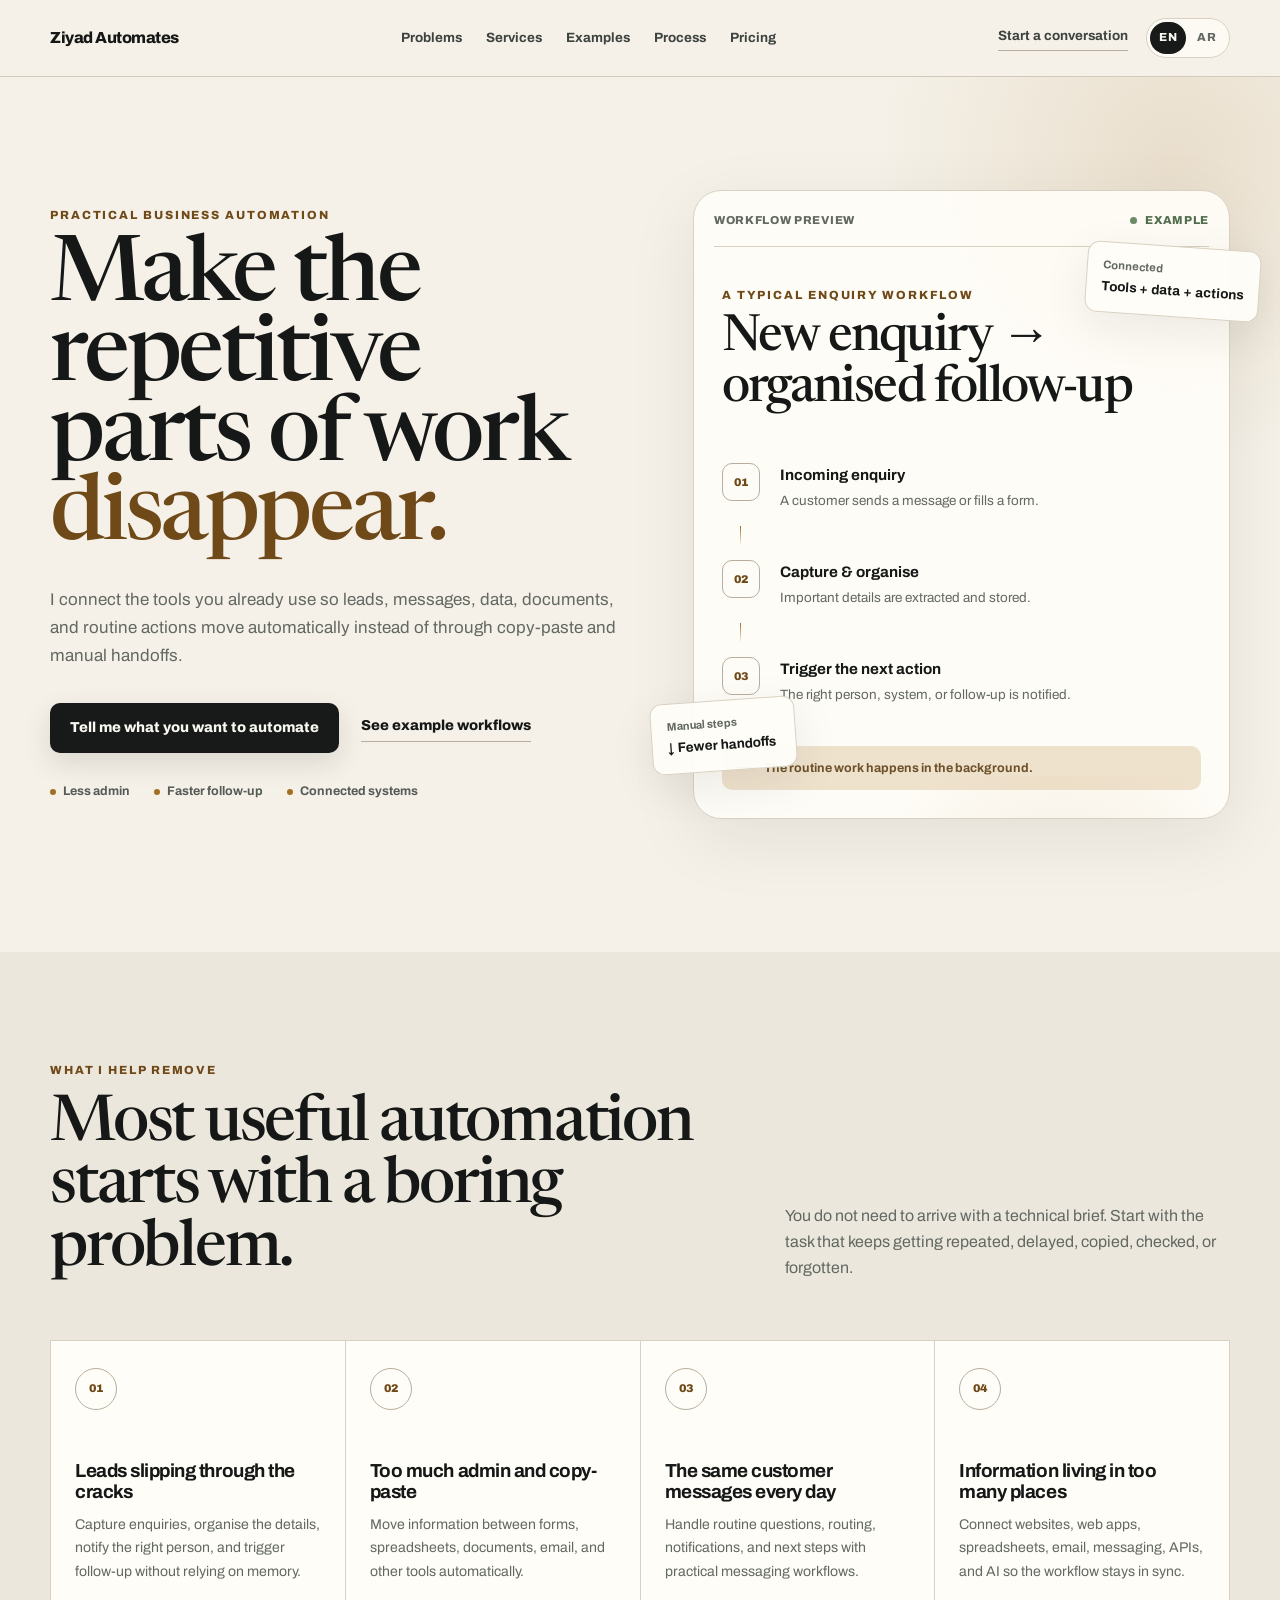
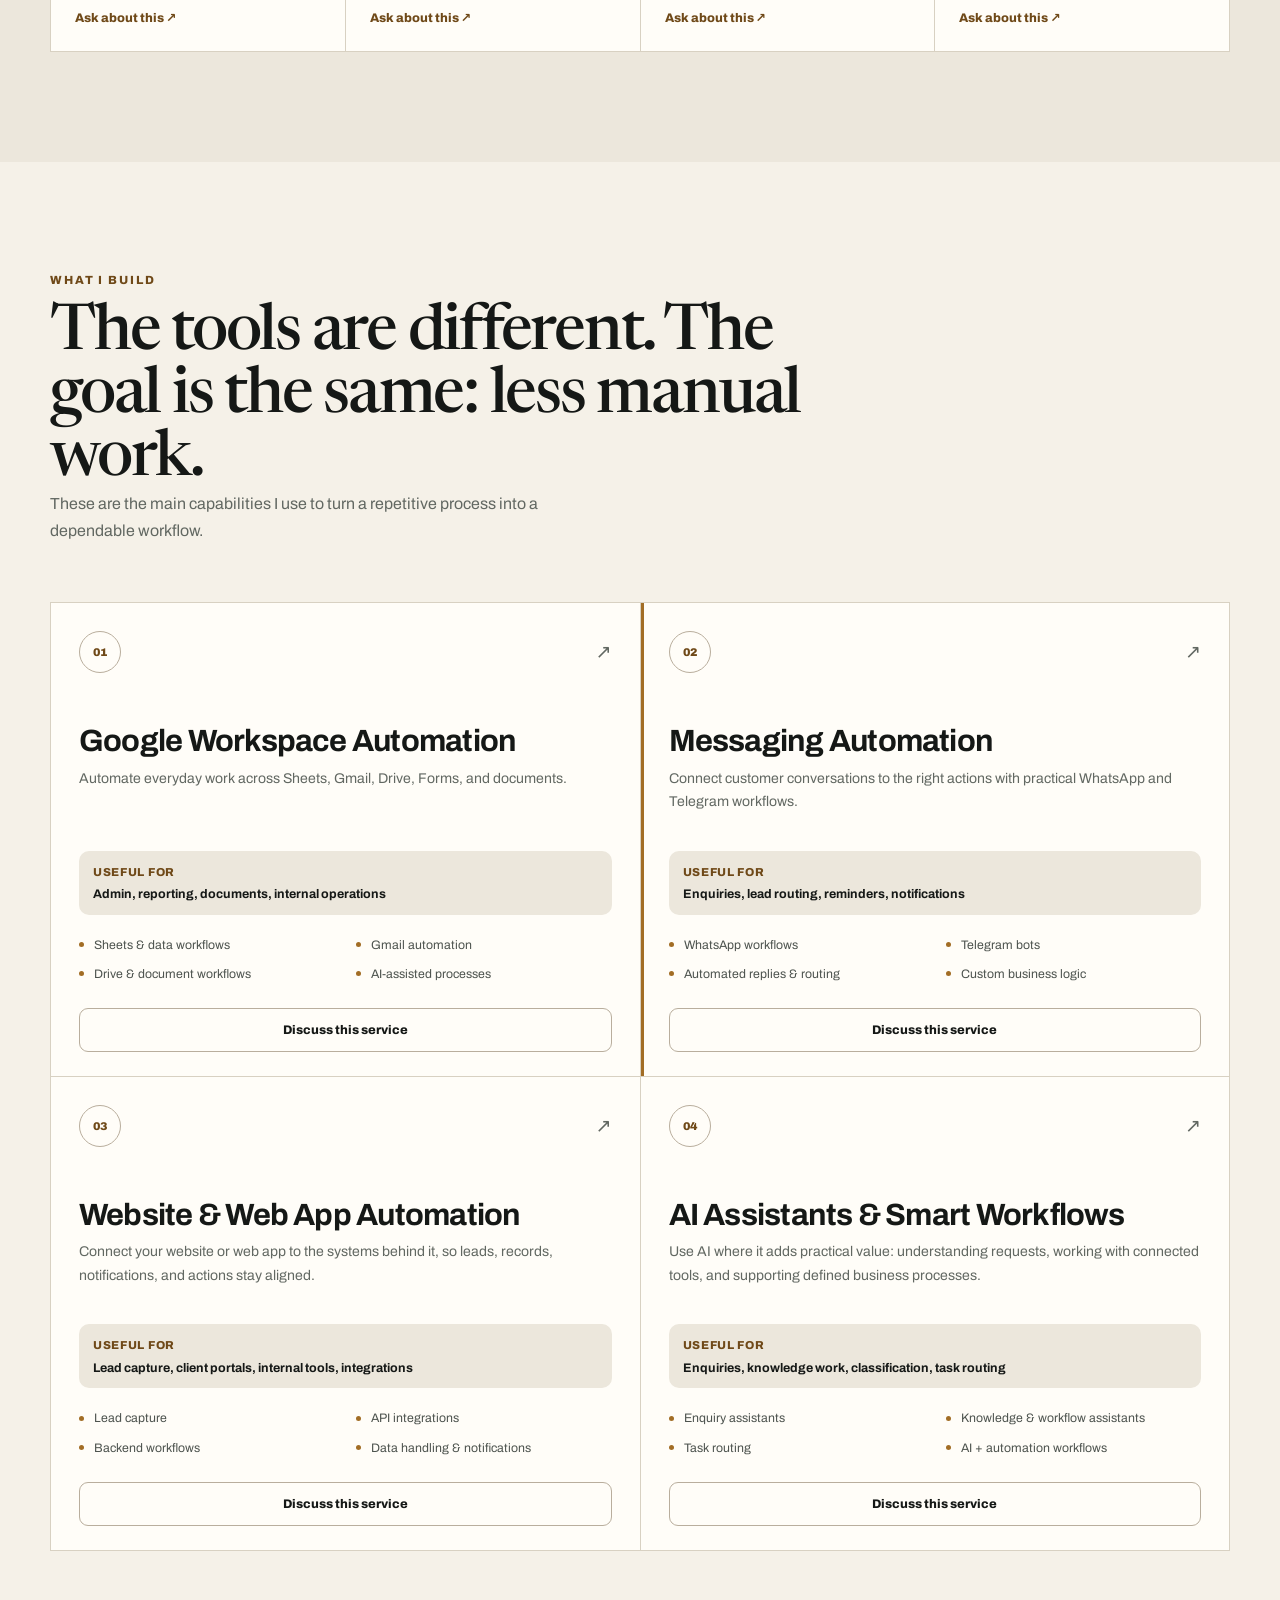
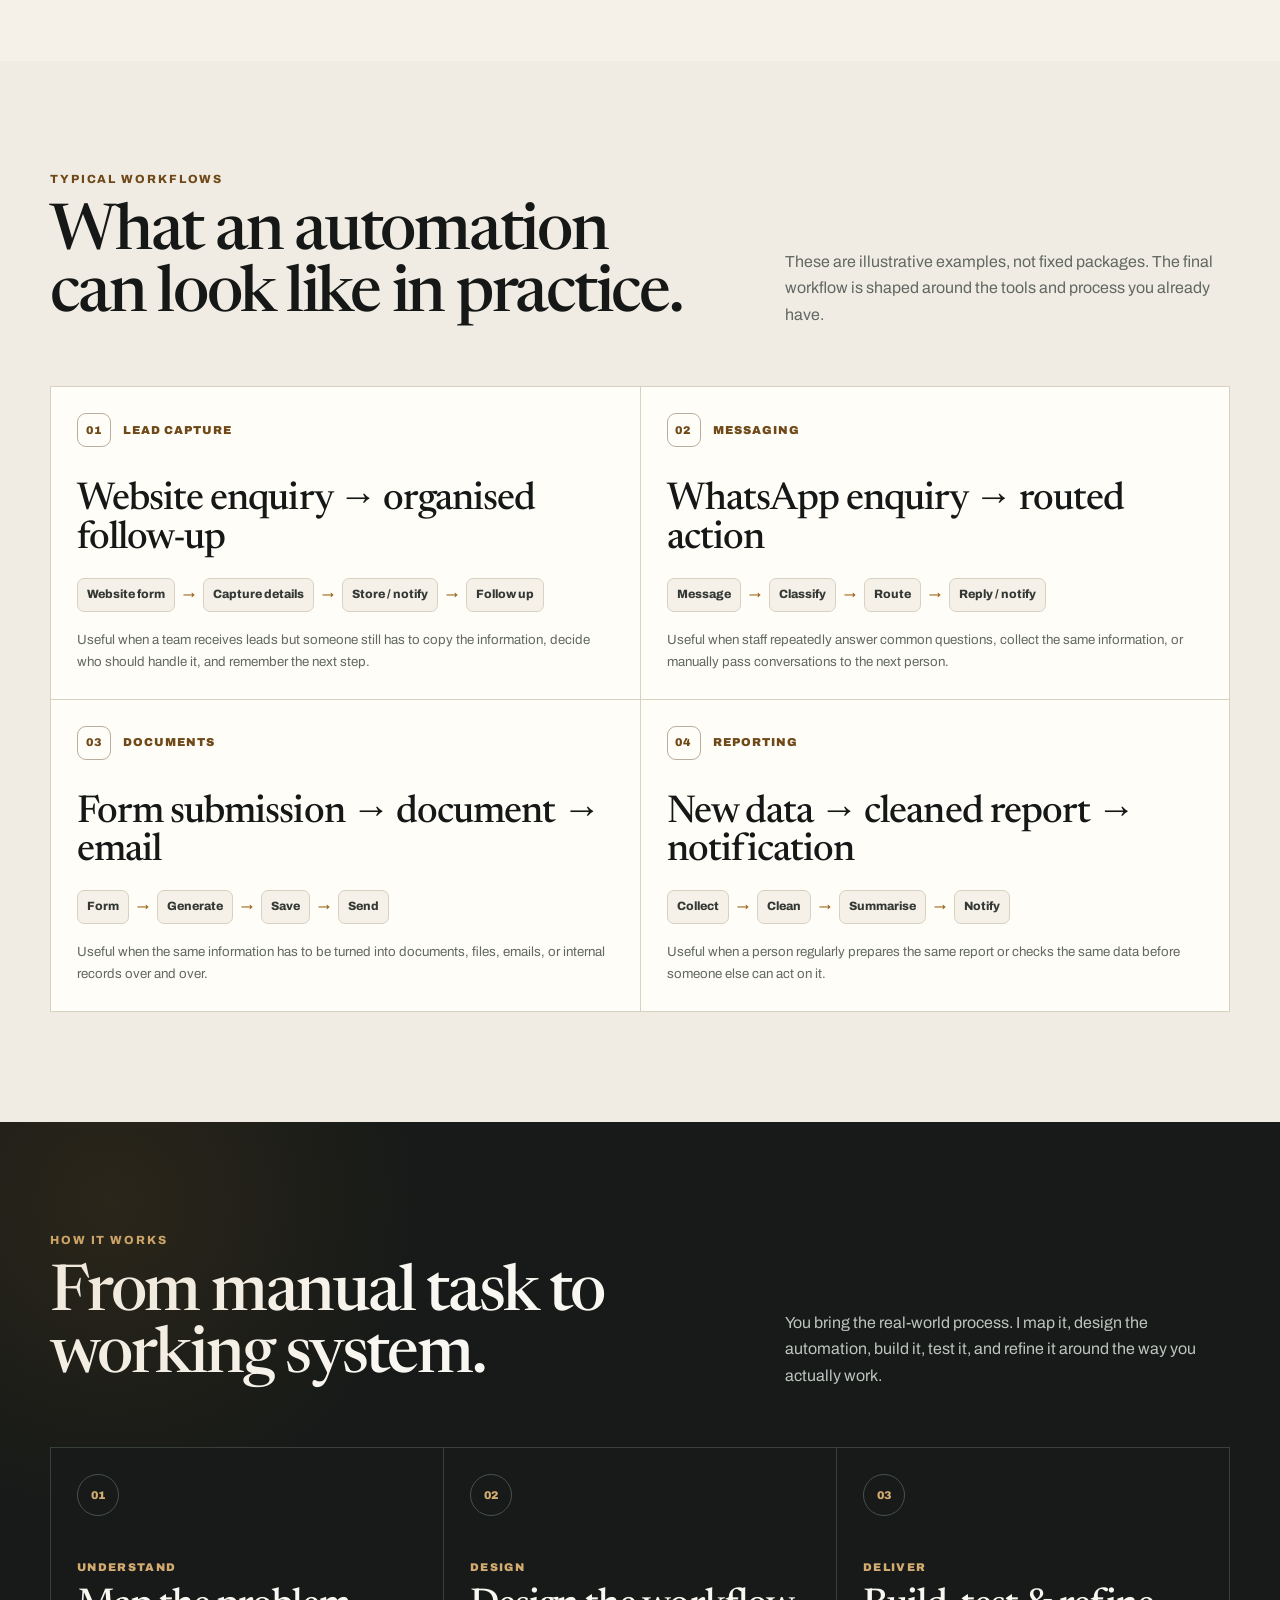
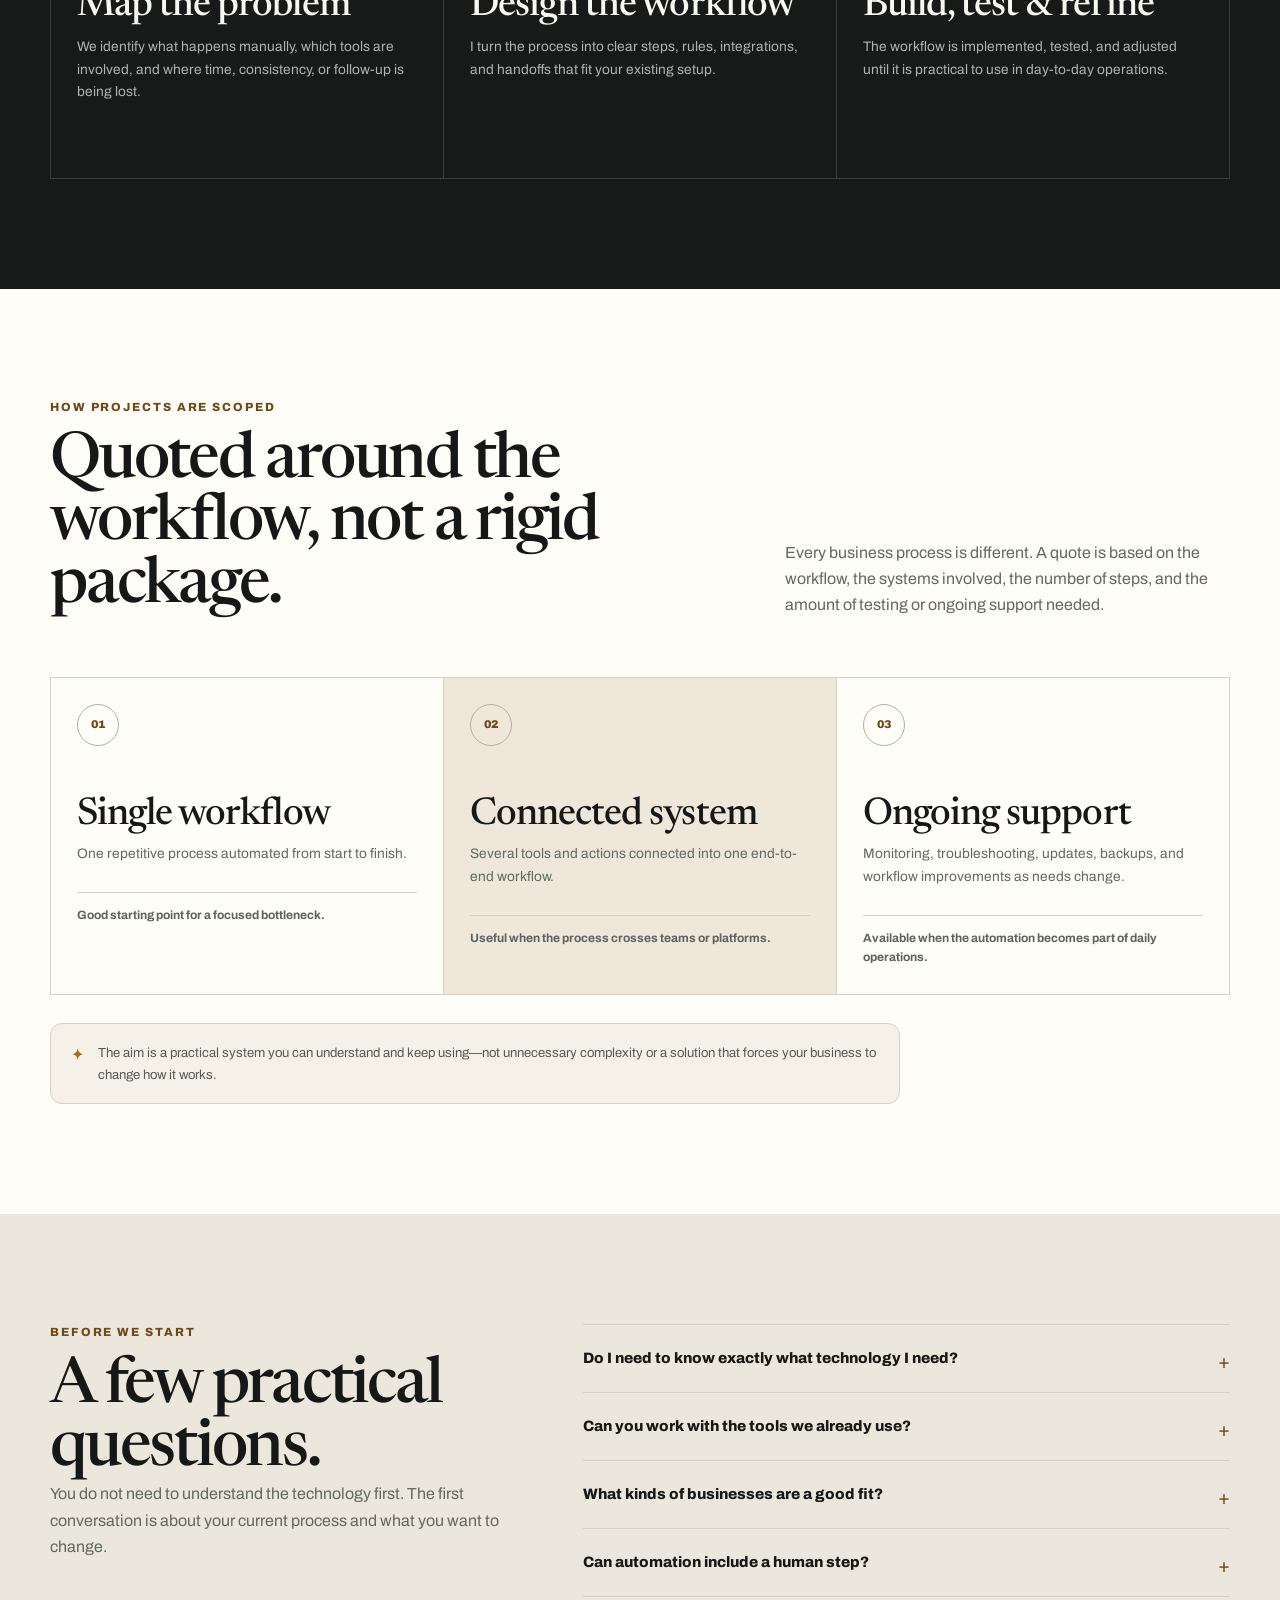
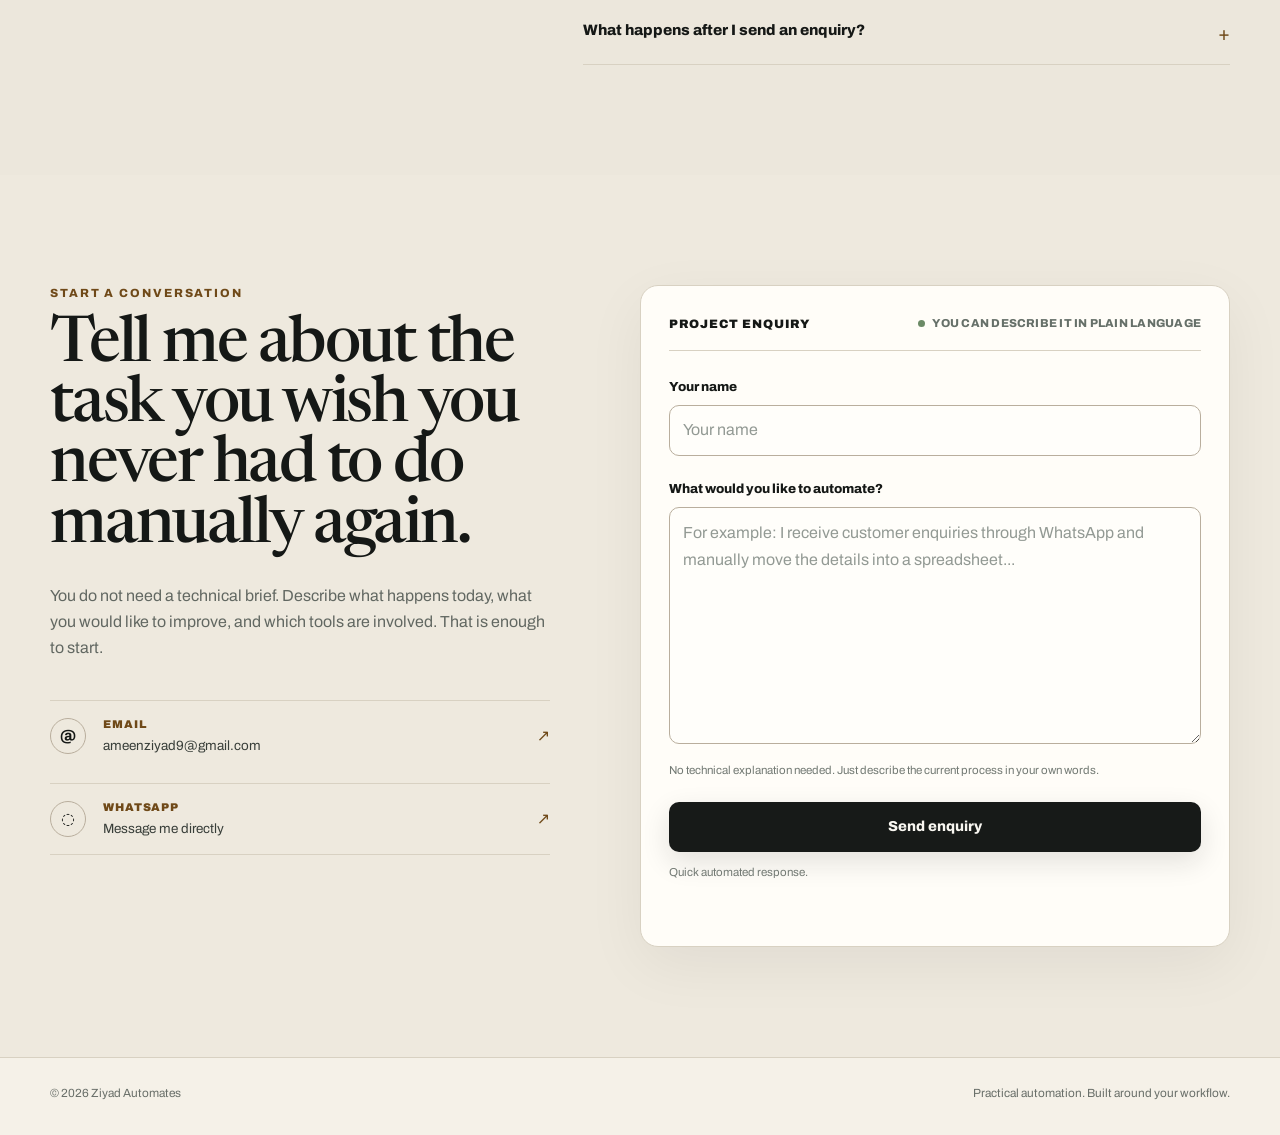
<file: index.html>
<!DOCTYPE html>

<html dir="ltr" lang="en">
<head>
<meta charset="utf-8"/>
<meta content="width=device-width, initial-scale=1.0" name="viewport"/>
<meta content="Ziyad Automates builds practical business automations for leads, admin, messaging, websites, Google Workspace, and AI-assisted workflows." name="description"/>
<meta content="#f5f1e8" name="theme-color"/>



<title>Ziyad Automates | Practical Business Automation</title>
<link href="https://fonts.googleapis.com" rel="preconnect"/>
<link crossorigin="" href="https://fonts.gstatic.com" rel="preconnect"/>
<link href="https://fonts.googleapis.com/css2?family=Archivo:wght@400;500;600;700;800&amp;family=Newsreader:opsz,wght@6..72,400;6..72,500;6..72,600;6..72,700&amp;display=swap" rel="stylesheet"/>
<link href="/style.css" rel="stylesheet"/>
<link href="https://ziyad-automates.com/" rel="canonical"/><link href="https://ziyad-automates.com/" hreflang="en" rel="alternate"/><link href="https://ziyad-automates.com/ar/" hreflang="ar" rel="alternate"/><link href="https://ziyad-automates.com/" hreflang="x-default" rel="alternate"/><meta content="Ziyad Automates | Practical Business Automation" property="og:title"/><meta content="Ziyad Automates builds practical business automations for leads, admin, messaging, websites, Google Workspace, and AI-assisted workflows." property="og:description"/><meta content="website" property="og:type"/><meta content="https://ziyad-automates.com/" property="og:url"/><meta content="en_US" property="og:locale"/><meta content="ar_AR" property="og:locale:alternate"/><meta content="Ziyad Automates" property="og:site_name"/><meta content="summary" name="twitter:card"/><meta content="Ziyad Automates | Practical Business Automation" name="twitter:title"/><meta content="Ziyad Automates builds practical business automations for leads, admin, messaging, websites, Google Workspace, and AI-assisted workflows." name="twitter:description"/><script type="application/ld+json">{"@context":"https://schema.org","@type":"WebSite","name":"Ziyad Automates","url":"https://ziyad-automates.com/","inLanguage":"en","description":"Ziyad Automates builds practical business automations for leads, admin, messaging, websites, Google Workspace, and AI-assisted workflows."}</script></head>
<body dir="ltr">
<a class="skip-link" href="#main">Skip to content</a>
<header class="site-header" id="top">
<div class="container header-inner">
<a aria-label="Ziyad Automates" class="brand" href="/">Ziyad Automates</a>
<nav aria-label="Primary navigation" class="site-nav">
<a href="#problems">Problems</a>
<a href="#services">Services</a>
<a href="#examples">Examples</a>
<a href="#process">Process</a>
<a href="#pricing">Pricing</a>
</nav>
<div class="header-actions">
<a class="header-cta" href="#contact">Start a conversation</a>
<div aria-label="Language selection" class="language-toggle"><a aria-current="page" aria-label="English" class="language-button active" href="/">EN</a><a aria-label="العربية" class="language-button" href="/ar/">AR</a></div>
</div>
</div>
</header>
<main id="main">
<section class="hero">
<div class="container hero-grid">
<div class="hero-copy">
<p class="eyebrow">Practical business automation</p>
<h1>Make the repetitive parts of work <em>disappear.</em></h1>
<p class="hero-text">I connect the tools you already use so leads, messages, data, documents, and routine actions move automatically instead of through copy-paste and manual handoffs.</p>
<div class="hero-actions">
<a class="button button-primary" href="#contact">Tell me what you want to automate</a>
<a class="text-link" href="#examples">See example workflows</a>
</div>
<div aria-label="Benefits" class="hero-points">
<span>Less admin</span>
<span>Faster follow-up</span>
<span>Connected systems</span>
</div>
</div>
<div aria-label="Example automation workflow" class="hero-visual">
<div class="workflow-window">
<div class="workflow-topbar">
<span class="workflow-label">Workflow preview</span>
<span class="workflow-status"><span aria-hidden="true"></span><span>Example</span></span>
</div>
<div class="workflow-heading">
<p class="eyebrow">A typical enquiry workflow</p>
<h2>New enquiry → organised follow-up</h2>
</div>
<div class="workflow-steps">
<article class="workflow-step">
<span class="step-number">01</span>
<div>
<h3>Incoming enquiry</h3>
<p>A customer sends a message or fills a form.</p>
</div>
</article>
<div aria-hidden="true" class="workflow-connector"></div>
<article class="workflow-step">
<span class="step-number">02</span>
<div>
<h3>Capture &amp; organise</h3>
<p>Important details are extracted and stored.</p>
</div>
</article>
<div aria-hidden="true" class="workflow-connector"></div>
<article class="workflow-step">
<span class="step-number">03</span>
<div>
<h3>Trigger the next action</h3>
<p>The right person, system, or follow-up is notified.</p>
</div>
</article>
</div>
<div class="workflow-footer">
<span aria-hidden="true" class="workflow-line"></span>
<span>The routine work happens in the background.</span>
</div>
</div>
<div class="floating-card floating-card-one">
<span>Manual steps</span>
<strong>↓ Fewer handoffs</strong>
</div>
<div class="floating-card floating-card-two">
<span>Connected</span>
<strong>Tools + data + actions</strong>
</div>
</div>
</div>
</section>
<section class="section section-soft" id="problems">
<div class="container">
<div class="section-heading section-heading-split">
<div>
<p class="eyebrow">What I help remove</p>
<h2>Most useful automation starts with a boring problem.</h2>
</div>
<p>You do not need to arrive with a technical brief. Start with the task that keeps getting repeated, delayed, copied, checked, or forgotten.</p>
</div>
<div class="problem-grid">
<article class="problem-card">
<span class="problem-index">01</span>
<h3>Leads slipping through the cracks</h3>
<p>Capture enquiries, organise the details, notify the right person, and trigger follow-up without relying on memory.</p>
<button class="inline-cta" data-service="lead" type="button">Ask about this ↗</button>
</article>
<article class="problem-card">
<span class="problem-index">02</span>
<h3>Too much admin and copy-paste</h3>
<p>Move information between forms, spreadsheets, documents, email, and other tools automatically.</p>
<button class="inline-cta" data-service="admin" type="button">Ask about this ↗</button>
</article>
<article class="problem-card">
<span class="problem-index">03</span>
<h3>The same customer messages every day</h3>
<p>Handle routine questions, routing, notifications, and next steps with practical messaging workflows.</p>
<button class="inline-cta" data-service="Messaging Automation" type="button">Ask about this ↗</button>
</article>
<article class="problem-card">
<span class="problem-index">04</span>
<h3>Information living in too many places</h3>
<p>Connect websites, web apps, spreadsheets, email, messaging, APIs, and AI so the workflow stays in sync.</p>
<button class="inline-cta" data-service="systems" type="button">Ask about this ↗</button>
</article>
</div>
</div>
</section>
<section class="section" id="services">
<div class="container">
<div class="section-heading">
<p class="eyebrow">What I build</p>
<h2>The tools are different. The goal is the same: less manual work.</h2>
<p>These are the main capabilities I use to turn a repetitive process into a dependable workflow.</p>
</div>
<div class="service-grid">
<article class="service-card">
<div class="service-topline"><span class="service-number">01</span><span aria-hidden="true" class="service-symbol">↗</span></div>
<h3>Google Workspace Automation</h3>
<p>Automate everyday work across Sheets, Gmail, Drive, Forms, and documents.</p>
<div class="service-fit"><span>Useful for</span><strong>Admin, reporting, documents, internal operations</strong></div>
<ul>
<li>Sheets &amp; data workflows</li>
<li>Gmail automation</li>
<li>Drive &amp; document workflows</li>
<li>AI-assisted processes</li>
</ul>
<button class="service-cta" data-service="Google Workspace Automation" type="button">Discuss this service</button>
</article>
<article class="service-card service-card-accent">
<div class="service-topline"><span class="service-number">02</span><span aria-hidden="true" class="service-symbol">↗</span></div>
<h3>Messaging Automation</h3>
<p>Connect customer conversations to the right actions with practical WhatsApp and Telegram workflows.</p>
<div class="service-fit"><span>Useful for</span><strong>Enquiries, lead routing, reminders, notifications</strong></div>
<ul>
<li>WhatsApp workflows</li>
<li>Telegram bots</li>
<li>Automated replies &amp; routing</li>
<li>Custom business logic</li>
</ul>
<button class="service-cta" data-service="Messaging Automation" type="button">Discuss this service</button>
</article>
<article class="service-card">
<div class="service-topline"><span class="service-number">03</span><span aria-hidden="true" class="service-symbol">↗</span></div>
<h3>Website &amp; Web App Automation</h3>
<p>Connect your website or web app to the systems behind it, so leads, records, notifications, and actions stay aligned.</p>
<div class="service-fit"><span>Useful for</span><strong>Lead capture, client portals, internal tools, integrations</strong></div>
<ul>
<li>Lead capture</li>
<li>API integrations</li>
<li>Backend workflows</li>
<li>Data handling &amp; notifications</li>
</ul>
<button class="service-cta" data-service="Website &amp; Web App Automation" type="button">Discuss this service</button>
</article>
<article class="service-card">
<div class="service-topline"><span class="service-number">04</span><span aria-hidden="true" class="service-symbol">↗</span></div>
<h3>AI Assistants &amp; Smart Workflows</h3>
<p>Use AI where it adds practical value: understanding requests, working with connected tools, and supporting defined business processes.</p>
<div class="service-fit"><span>Useful for</span><strong>Enquiries, knowledge work, classification, task routing</strong></div>
<ul>
<li>Enquiry assistants</li>
<li>Knowledge &amp; workflow assistants</li>
<li>Task routing</li>
<li>AI + automation workflows</li>
</ul>
<button class="service-cta" data-service="AI Assistants &amp; Smart Workflows" type="button">Discuss this service</button>
</article>
</div>
</div>
</section>
<section class="section examples-section" id="examples">
<div class="container">
<div class="section-heading section-heading-split">
<div>
<p class="eyebrow">Typical workflows</p>
<h2>What an automation can look like in practice.</h2>
</div>
<p>These are illustrative examples, not fixed packages. The final workflow is shaped around the tools and process you already have.</p>
</div>
<div class="examples-grid">
<article class="example-card">
<div class="example-heading"><span class="example-icon">01</span><span>Lead capture</span></div>
<h3>Website enquiry → organised follow-up</h3>
<div class="flow-list">
<span>Website form</span><b>→</b><span>Capture details</span><b>→</b><span>Store / notify</span><b>→</b><span>Follow up</span>
</div>
<p>Useful when a team receives leads but someone still has to copy the information, decide who should handle it, and remember the next step.</p>
</article>
<article class="example-card">
<div class="example-heading"><span class="example-icon">02</span><span>Messaging</span></div>
<h3>WhatsApp enquiry → routed action</h3>
<div class="flow-list">
<span>Message</span><b>→</b><span>Classify</span><b>→</b><span>Route</span><b>→</b><span>Reply / notify</span>
</div>
<p>Useful when staff repeatedly answer common questions, collect the same information, or manually pass conversations to the next person.</p>
</article>
<article class="example-card">
<div class="example-heading"><span class="example-icon">03</span><span>Documents</span></div>
<h3>Form submission → document → email</h3>
<div class="flow-list">
<span>Form</span><b>→</b><span>Generate</span><b>→</b><span>Save</span><b>→</b><span>Send</span>
</div>
<p>Useful when the same information has to be turned into documents, files, emails, or internal records over and over.</p>
</article>
<article class="example-card">
<div class="example-heading"><span class="example-icon">04</span><span>Reporting</span></div>
<h3>New data → cleaned report → notification</h3>
<div class="flow-list">
<span>Collect</span><b>→</b><span>Clean</span><b>→</b><span>Summarise</span><b>→</b><span>Notify</span>
</div>
<p>Useful when a person regularly prepares the same report or checks the same data before someone else can act on it.</p>
</article>
</div>
</div>
</section>
<section class="section section-dark process-section" id="process">
<div class="container">
<div class="section-heading dark-heading section-heading-split">
<div>
<p class="eyebrow">How it works</p>
<h2>From manual task to working system.</h2>
</div>
<p>You bring the real-world process. I map it, design the automation, build it, test it, and refine it around the way you actually work.</p>
</div>
<div class="process-grid">
<article class="process-step">
<span class="process-number">01</span>
<span class="process-tag">Understand</span>
<h3>Map the problem</h3>
<p>We identify what happens manually, which tools are involved, and where time, consistency, or follow-up is being lost.</p>
</article>
<article class="process-step">
<span class="process-number">02</span>
<span class="process-tag">Design</span>
<h3>Design the workflow</h3>
<p>I turn the process into clear steps, rules, integrations, and handoffs that fit your existing setup.</p>
</article>
<article class="process-step">
<span class="process-number">03</span>
<span class="process-tag">Deliver</span>
<h3>Build, test &amp; refine</h3>
<p>The workflow is implemented, tested, and adjusted until it is practical to use in day-to-day operations.</p>
</article>
</div>
</div>
</section>
<section class="section pricing-section" id="pricing">
<div class="container">
<div class="section-heading section-heading-split">
<div>
<p class="eyebrow">How projects are scoped</p>
<h2>Quoted around the workflow, not a rigid package.</h2>
</div>
<p>Every business process is different. A quote is based on the workflow, the systems involved, the number of steps, and the amount of testing or ongoing support needed.</p>
</div>
<div class="engagement-grid">
<article class="engagement-card">
<span class="engagement-number">01</span>
<h3>Single workflow</h3>
<p>One repetitive process automated from start to finish.</p>
<span class="engagement-use">Good starting point for a focused bottleneck.</span>
</article>
<article class="engagement-card engagement-card-featured">
<span class="engagement-number">02</span>
<h3>Connected system</h3>
<p>Several tools and actions connected into one end-to-end workflow.</p>
<span class="engagement-use">Useful when the process crosses teams or platforms.</span>
</article>
<article class="engagement-card">
<span class="engagement-number">03</span>
<h3>Ongoing support</h3>
<p>Monitoring, troubleshooting, updates, backups, and workflow improvements as needs change.</p>
<span class="engagement-use">Available when the automation becomes part of daily operations.</span>
</article>
</div>
<div class="pricing-note">
<span aria-hidden="true" class="note-mark">✦</span>
<p>The aim is a practical system you can understand and keep using—not unnecessary complexity or a solution that forces your business to change how it works.</p>
</div>
</div>
</section>
<section class="section section-soft faq-section" id="faq">
<div class="container faq-layout">
<div class="section-heading">
<p class="eyebrow">Before we start</p>
<h2>A few practical questions.</h2>
<p>You do not need to understand the technology first. The first conversation is about your current process and what you want to change.</p>
</div>
<div class="faq-list">
<details>
<summary>Do I need to know exactly what technology I need?</summary>
<p>No. Explain the current process and the result you want. The technical approach can be worked out from there.</p>
</details>
<details>
<summary>Can you work with the tools we already use?</summary>
<p>That is the starting point. The goal is usually to connect the tools already in place before introducing unnecessary new software.</p>
</details>
<details>
<summary>What kinds of businesses are a good fit?</summary>
<p>Businesses with recurring admin, enquiries, data handling, document work, reporting, or customer messaging are often a natural fit for workflow automation.</p>
</details>
<details>
<summary>Can automation include a human step?</summary>
<p>Yes. Good automation does not have to remove people from the process. It can prepare information, route work, ask for approval, and leave the final decision with a person.</p>
</details>
<details>
<summary>What happens after I send an enquiry?</summary>
<p>I review the process you described, clarify the important details, and use that conversation to determine whether there is a sensible automation to build.</p>
</details>
</div>
</div>
</section>
<section class="section contact-section" id="contact">
<div class="container contact-layout">
<div class="contact-intro">
<p class="eyebrow">Start a conversation</p>
<h2>Tell me about the task you wish you never had to do manually again.</h2>
<p>You do not need a technical brief. Describe what happens today, what you would like to improve, and which tools are involved. That is enough to start.</p>
<div class="contact-links">
<a class="contact-link" href="mailto:ameenziyad9@gmail.com">
<span aria-hidden="true" class="contact-icon">@</span>
<span class="contact-link-copy">
<span class="contact-label">Email</span>
<span>ameenziyad9@gmail.com</span>
</span>
<span aria-hidden="true" class="contact-link-arrow">↗</span>
</a>
<a aria-label="Open WhatsApp" class="contact-link" href="https://wa.me/601153152511" rel="noopener noreferrer" target="_blank" title="WhatsApp">
<span aria-hidden="true" class="contact-icon whatsapp-mark">◌</span>
<span class="contact-link-copy">
<span class="contact-label">WhatsApp</span>
<span>Message me directly</span>
</span>
<span aria-hidden="true" class="contact-link-arrow">↗</span>
</a>
</div>
</div>
<div class="contact-card">
<div class="contact-card-top">
<span class="contact-card-label">Project enquiry</span>
<span class="contact-card-status"><span aria-hidden="true"></span><span>You can describe it in plain language</span></span>
</div>
<form id="contactForm" novalidate="">
<div class="form-group">
<label for="name">Your name</label>
<input autocomplete="name" id="name" maxlength="100" name="name" placeholder="Your name" required="" type="text"/>
</div>
<div class="form-group">
<label for="message">What would you like to automate?</label>
<textarea id="message" maxlength="5000" name="message" placeholder="For example: I receive customer enquiries through WhatsApp and manually move the details into a spreadsheet..." required="" rows="8"></textarea>
<p class="field-hint">No technical explanation needed. Just describe the current process in your own words.</p>
</div>
<button class="button button-primary button-full" id="submitButton" type="submit">Send enquiry</button>
<p class="form-response-note">Quick automated response.</p>
<p aria-live="polite" class="response-message" id="responseMessage"></p>
</form>
</div>
</div>
</section>
</main>
<footer class="site-footer">
<div class="container footer-inner">
<p>© <span id="currentYear"></span> <span>Ziyad Automates</span></p>
<p>Practical automation. Built around your workflow.</p>
</div>
</footer>
<script defer="" src="/script.js"></script>
</body>
</html>
</file>
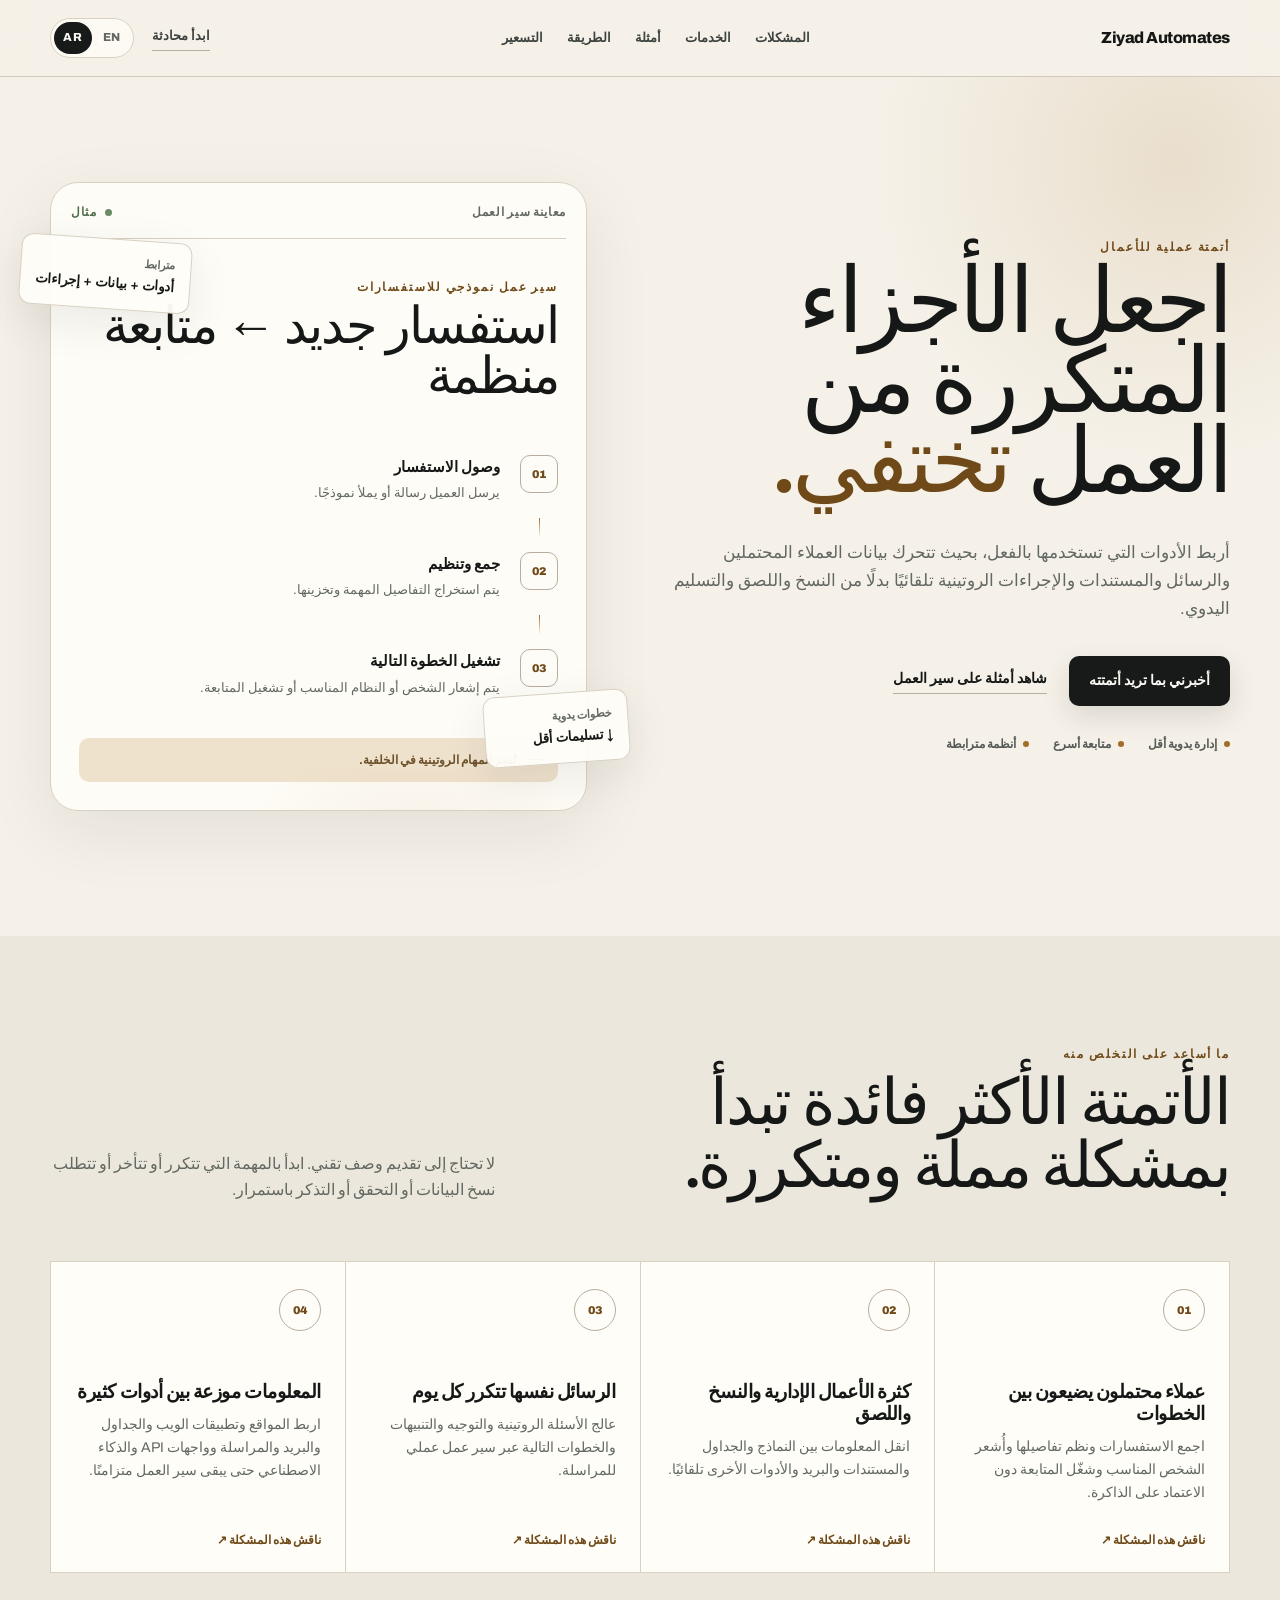
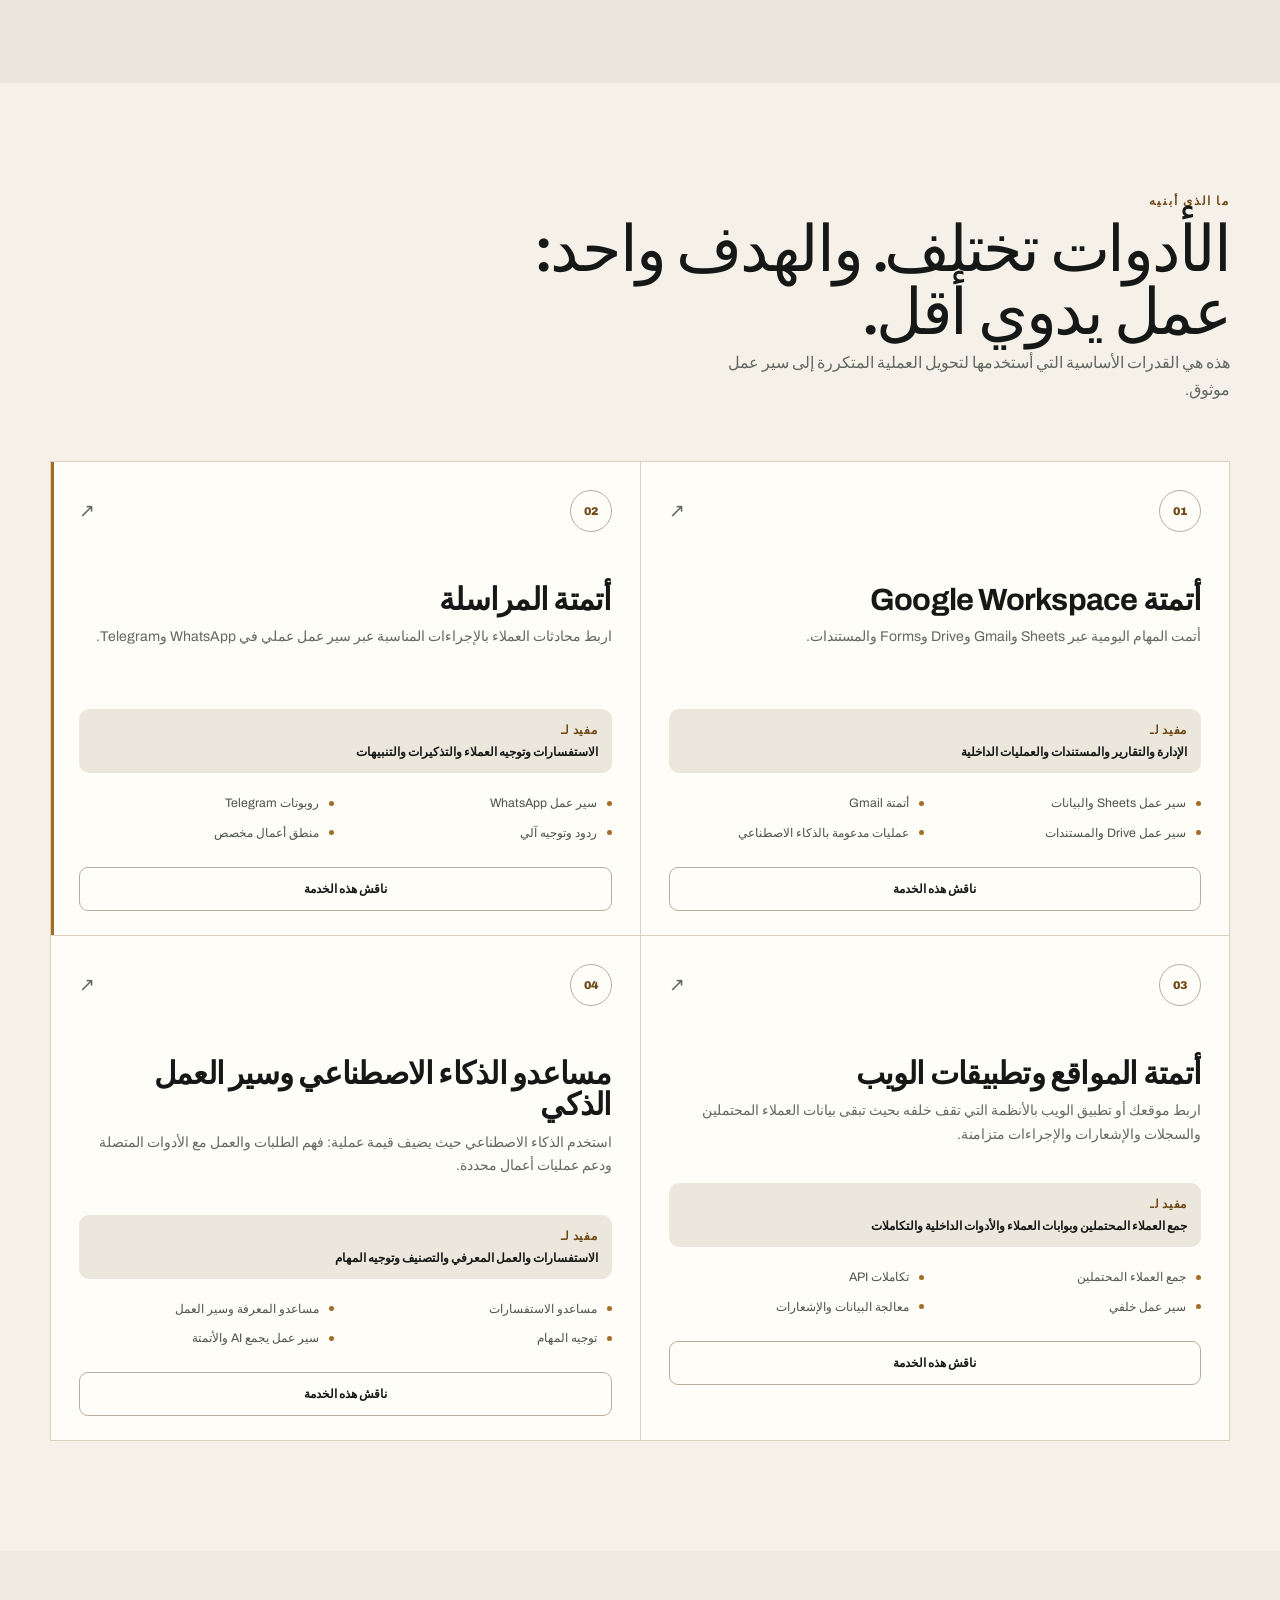
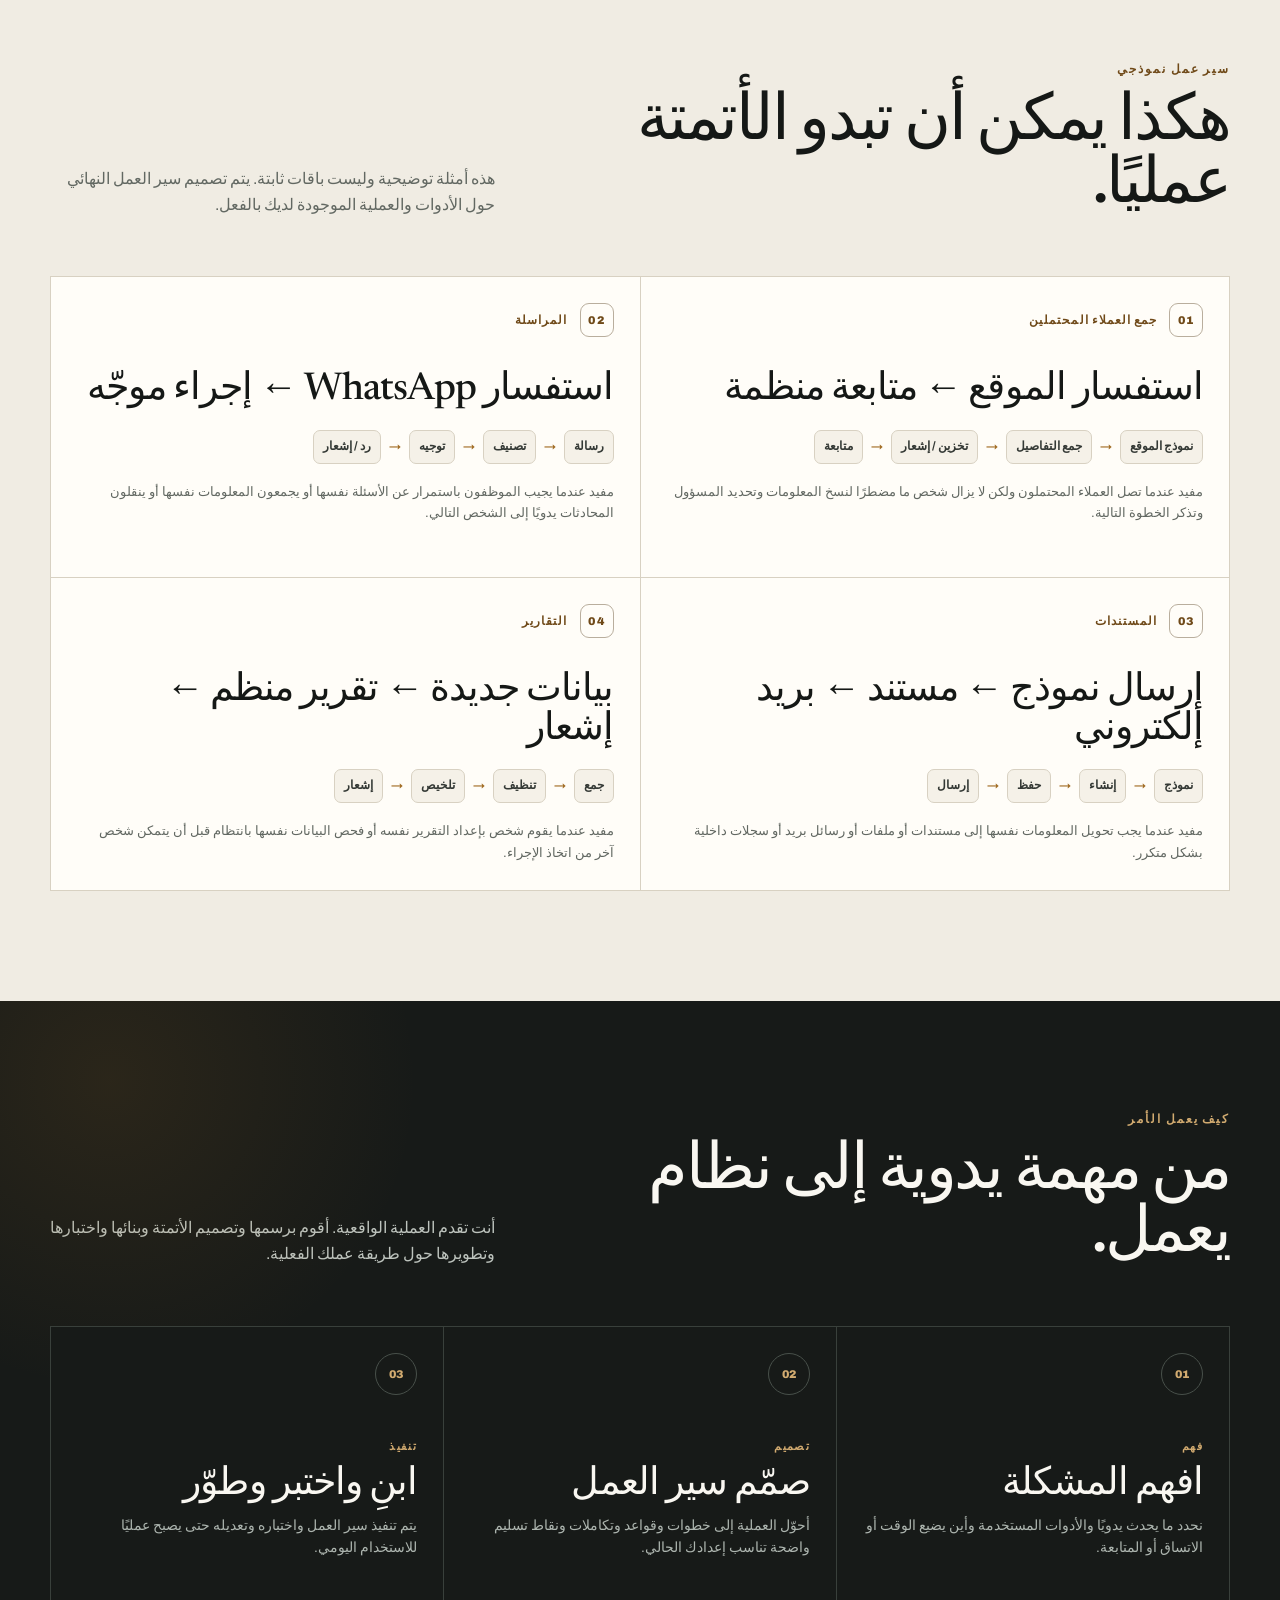
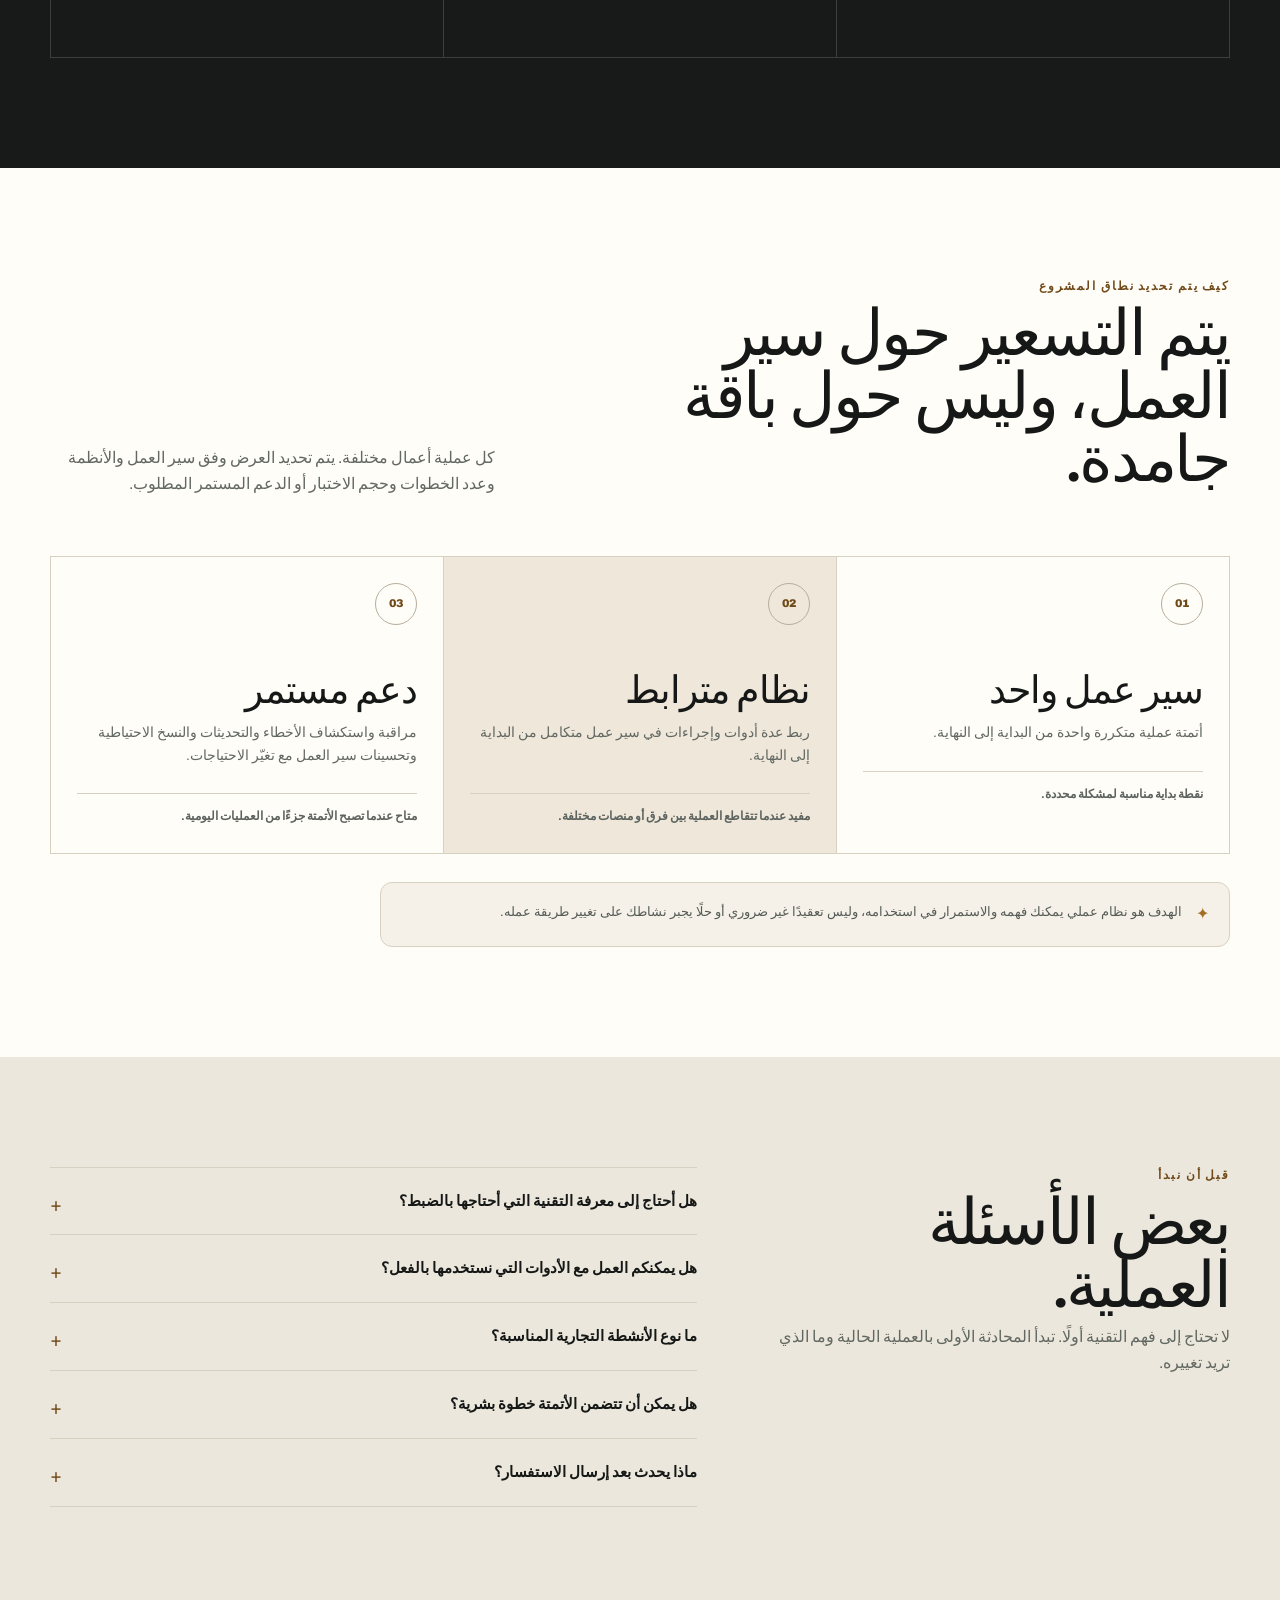
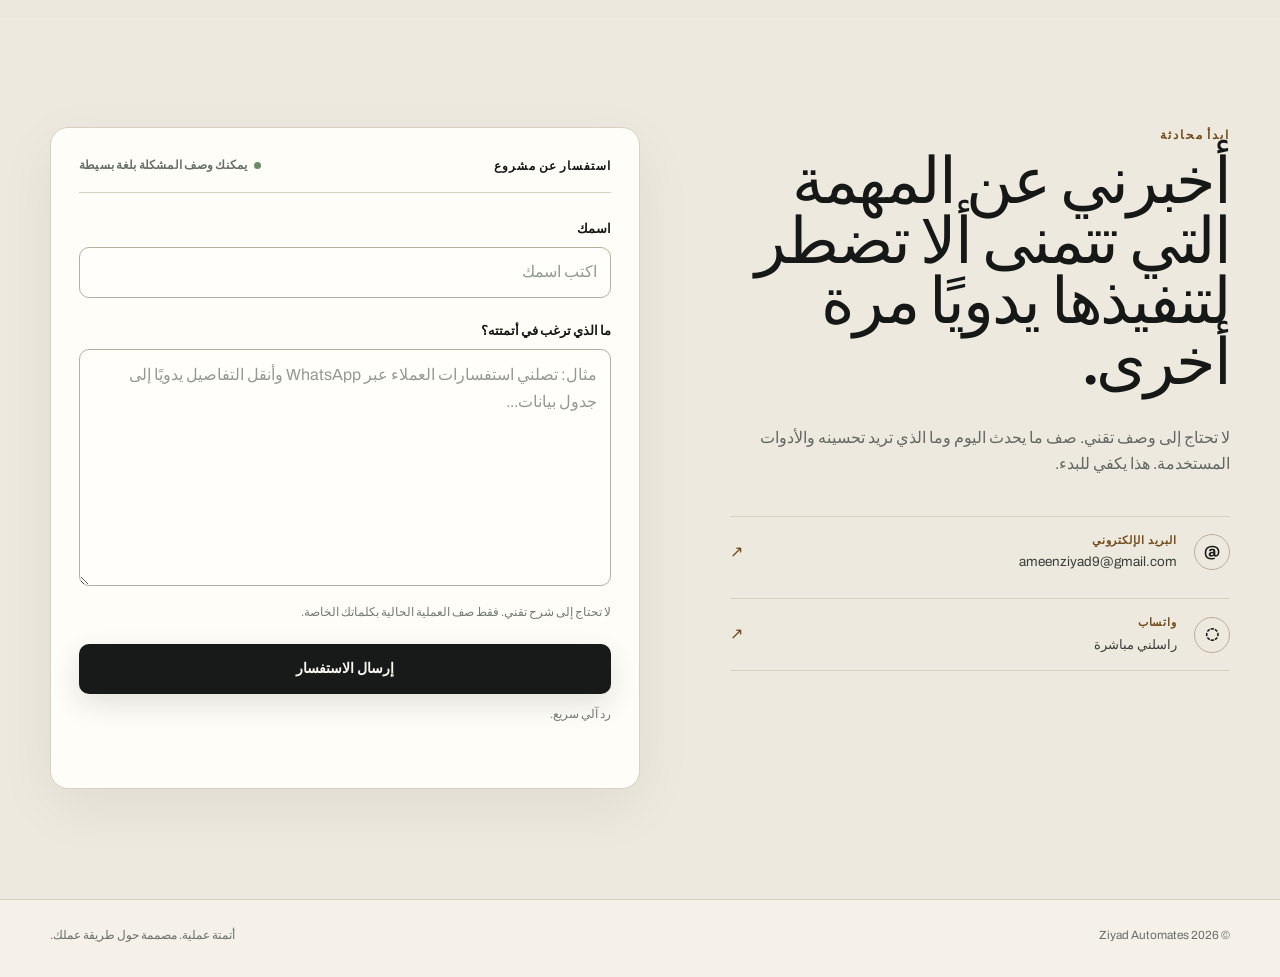
<file: ar/index.html>
<!DOCTYPE html>

<html dir="rtl" lang="ar">
<head>
<meta charset="utf-8"/>
<meta content="width=device-width, initial-scale=1.0" name="viewport"/>
<meta content="يبني Ziyad Automates حلول أتمتة عملية للأعمال تشمل العملاء المحتملين والإدارة والمراسلة والمواقع وGoogle Workspace وسير العمل المدعوم بالذكاء الاصطناعي." name="description"/>
<meta content="#f5f1e8" name="theme-color"/>



<title>Ziyad Automates | أتمتة عملية للأعمال</title>
<link href="https://fonts.googleapis.com" rel="preconnect"/>
<link crossorigin="" href="https://fonts.gstatic.com" rel="preconnect"/>
<link href="https://fonts.googleapis.com/css2?family=Archivo:wght@400;500;600;700;800&amp;family=Newsreader:opsz,wght@6..72,400;6..72,500;6..72,600;6..72,700&amp;display=swap" rel="stylesheet"/>
<link href="/style.css" rel="stylesheet"/>
<link href="https://ziyad-automates.com/ar/" rel="canonical"/><link href="https://ziyad-automates.com/" hreflang="en" rel="alternate"/><link href="https://ziyad-automates.com/ar/" hreflang="ar" rel="alternate"/><link href="https://ziyad-automates.com/" hreflang="x-default" rel="alternate"/><meta content="Ziyad Automates | أتمتة عملية للأعمال" property="og:title"/><meta content="يبني Ziyad Automates حلول أتمتة عملية للأعمال تشمل العملاء المحتملين والإدارة والمراسلة والمواقع وGoogle Workspace وسير العمل المدعوم بالذكاء الاصطناعي." property="og:description"/><meta content="website" property="og:type"/><meta content="https://ziyad-automates.com/ar/" property="og:url"/><meta content="ar_AR" property="og:locale"/><meta content="en_US" property="og:locale:alternate"/><meta content="Ziyad Automates" property="og:site_name"/><meta content="summary" name="twitter:card"/><meta content="Ziyad Automates | أتمتة عملية للأعمال" name="twitter:title"/><meta content="يبني Ziyad Automates حلول أتمتة عملية للأعمال تشمل العملاء المحتملين والإدارة والمراسلة والمواقع وGoogle Workspace وسير العمل المدعوم بالذكاء الاصطناعي." name="twitter:description"/><script type="application/ld+json">{"@context":"https://schema.org","@type":"WebSite","name":"Ziyad Automates","url":"https://ziyad-automates.com/ar/","inLanguage":"ar","description":"يبني Ziyad Automates حلول أتمتة عملية للأعمال تشمل العملاء المحتملين والإدارة والمراسلة والمواقع وGoogle Workspace وسير العمل المدعوم بالذكاء الاصطناعي."}</script></head>
<body dir="rtl">
<a class="skip-link" href="#main">انتقل إلى المحتوى</a>
<header class="site-header" id="top">
<div class="container header-inner">
<a aria-label="Ziyad Automates" class="brand" href="/ar/">Ziyad Automates</a>
<nav aria-label="التنقل الرئيسي" class="site-nav">
<a href="#problems">المشكلات</a>
<a href="#services">الخدمات</a>
<a href="#examples">أمثلة</a>
<a href="#process">الطريقة</a>
<a href="#pricing">التسعير</a>
</nav>
<div class="header-actions">
<a class="header-cta" href="#contact">ابدأ محادثة</a>
<div aria-label="اختيار اللغة" class="language-toggle"><a aria-label="English" class="language-button" href="/">EN</a><a aria-current="page" aria-label="العربية" class="language-button active" href="/ar/">AR</a></div>
</div>
</div>
</header>
<main id="main">
<section class="hero">
<div class="container hero-grid">
<div class="hero-copy">
<p class="eyebrow">أتمتة عملية للأعمال</p>
<h1>اجعل الأجزاء المتكررة من العمل <em>تختفي.</em></h1>
<p class="hero-text">أربط الأدوات التي تستخدمها بالفعل، بحيث تتحرك بيانات العملاء المحتملين والرسائل والمستندات والإجراءات الروتينية تلقائيًا بدلًا من النسخ واللصق والتسليم اليدوي.</p>
<div class="hero-actions">
<a class="button button-primary" href="#contact">أخبرني بما تريد أتمتته</a>
<a class="text-link" href="#examples">شاهد أمثلة على سير العمل</a>
</div>
<div aria-label="الفوائد" class="hero-points">
<span>إدارة يدوية أقل</span>
<span>متابعة أسرع</span>
<span>أنظمة مترابطة</span>
</div>
</div>
<div aria-label="مثال على سير عمل آلي" class="hero-visual">
<div class="workflow-window">
<div class="workflow-topbar">
<span class="workflow-label">معاينة سير العمل</span>
<span class="workflow-status"><span aria-hidden="true"></span><span>مثال</span></span>
</div>
<div class="workflow-heading">
<p class="eyebrow">سير عمل نموذجي للاستفسارات</p>
<h2>استفسار جديد ← متابعة منظمة</h2>
</div>
<div class="workflow-steps">
<article class="workflow-step">
<span class="step-number">01</span>
<div>
<h3>وصول الاستفسار</h3>
<p>يرسل العميل رسالة أو يملأ نموذجًا.</p>
</div>
</article>
<div aria-hidden="true" class="workflow-connector"></div>
<article class="workflow-step">
<span class="step-number">02</span>
<div>
<h3>جمع وتنظيم</h3>
<p>يتم استخراج التفاصيل المهمة وتخزينها.</p>
</div>
</article>
<div aria-hidden="true" class="workflow-connector"></div>
<article class="workflow-step">
<span class="step-number">03</span>
<div>
<h3>تشغيل الخطوة التالية</h3>
<p>يتم إشعار الشخص أو النظام المناسب أو تشغيل المتابعة.</p>
</div>
</article>
</div>
<div class="workflow-footer">
<span aria-hidden="true" class="workflow-line"></span>
<span>تُنجز المهام الروتينية في الخلفية.</span>
</div>
</div>
<div class="floating-card floating-card-one">
<span>خطوات يدوية</span>
<strong>↓ تسليمات أقل</strong>
</div>
<div class="floating-card floating-card-two">
<span>مترابط</span>
<strong>أدوات + بيانات + إجراءات</strong>
</div>
</div>
</div>
</section>
<section class="section section-soft" id="problems">
<div class="container">
<div class="section-heading section-heading-split">
<div>
<p class="eyebrow">ما أساعد على التخلص منه</p>
<h2>الأتمتة الأكثر فائدة تبدأ بمشكلة مملة ومتكررة.</h2>
</div>
<p>لا تحتاج إلى تقديم وصف تقني. ابدأ بالمهمة التي تتكرر أو تتأخر أو تتطلب نسخ البيانات أو التحقق أو التذكر باستمرار.</p>
</div>
<div class="problem-grid">
<article class="problem-card">
<span class="problem-index">01</span>
<h3>عملاء محتملون يضيعون بين الخطوات</h3>
<p>اجمع الاستفسارات ونظم تفاصيلها وأُشعر الشخص المناسب وشغّل المتابعة دون الاعتماد على الذاكرة.</p>
<button class="inline-cta" data-service="lead" type="button">ناقش هذه المشكلة ↗</button>
</article>
<article class="problem-card">
<span class="problem-index">02</span>
<h3>كثرة الأعمال الإدارية والنسخ واللصق</h3>
<p>انقل المعلومات بين النماذج والجداول والمستندات والبريد والأدوات الأخرى تلقائيًا.</p>
<button class="inline-cta" data-service="admin" type="button">ناقش هذه المشكلة ↗</button>
</article>
<article class="problem-card">
<span class="problem-index">03</span>
<h3>الرسائل نفسها تتكرر كل يوم</h3>
<p>عالج الأسئلة الروتينية والتوجيه والتنبيهات والخطوات التالية عبر سير عمل عملي للمراسلة.</p>
<button class="inline-cta" data-service="Messaging Automation" type="button">ناقش هذه المشكلة ↗</button>
</article>
<article class="problem-card">
<span class="problem-index">04</span>
<h3>المعلومات موزعة بين أدوات كثيرة</h3>
<p>اربط المواقع وتطبيقات الويب والجداول والبريد والمراسلة وواجهات API والذكاء الاصطناعي حتى يبقى سير العمل متزامنًا.</p>
<button class="inline-cta" data-service="systems" type="button">ناقش هذه المشكلة ↗</button>
</article>
</div>
</div>
</section>
<section class="section" id="services">
<div class="container">
<div class="section-heading">
<p class="eyebrow">ما الذي أبنيه</p>
<h2>الأدوات تختلف. والهدف واحد: عمل يدوي أقل.</h2>
<p>هذه هي القدرات الأساسية التي أستخدمها لتحويل العملية المتكررة إلى سير عمل موثوق.</p>
</div>
<div class="service-grid">
<article class="service-card">
<div class="service-topline"><span class="service-number">01</span><span aria-hidden="true" class="service-symbol">↗</span></div>
<h3>أتمتة Google Workspace</h3>
<p>أتمت المهام اليومية عبر Sheets وGmail وDrive وForms والمستندات.</p>
<div class="service-fit"><span>مفيد لـ</span><strong>الإدارة والتقارير والمستندات والعمليات الداخلية</strong></div>
<ul>
<li>سير عمل Sheets والبيانات</li>
<li>أتمتة Gmail</li>
<li>سير عمل Drive والمستندات</li>
<li>عمليات مدعومة بالذكاء الاصطناعي</li>
</ul>
<button class="service-cta" data-service="Google Workspace Automation" type="button">ناقش هذه الخدمة</button>
</article>
<article class="service-card service-card-accent">
<div class="service-topline"><span class="service-number">02</span><span aria-hidden="true" class="service-symbol">↗</span></div>
<h3>أتمتة المراسلة</h3>
<p>اربط محادثات العملاء بالإجراءات المناسبة عبر سير عمل عملي في WhatsApp وTelegram.</p>
<div class="service-fit"><span>مفيد لـ</span><strong>الاستفسارات وتوجيه العملاء والتذكيرات والتنبيهات</strong></div>
<ul>
<li>سير عمل WhatsApp</li>
<li>روبوتات Telegram</li>
<li>ردود وتوجيه آلي</li>
<li>منطق أعمال مخصص</li>
</ul>
<button class="service-cta" data-service="Messaging Automation" type="button">ناقش هذه الخدمة</button>
</article>
<article class="service-card">
<div class="service-topline"><span class="service-number">03</span><span aria-hidden="true" class="service-symbol">↗</span></div>
<h3>أتمتة المواقع وتطبيقات الويب</h3>
<p>اربط موقعك أو تطبيق الويب بالأنظمة التي تقف خلفه بحيث تبقى بيانات العملاء المحتملين والسجلات والإشعارات والإجراءات متزامنة.</p>
<div class="service-fit"><span>مفيد لـ</span><strong>جمع العملاء المحتملين وبوابات العملاء والأدوات الداخلية والتكاملات</strong></div>
<ul>
<li>جمع العملاء المحتملين</li>
<li>تكاملات API</li>
<li>سير عمل خلفي</li>
<li>معالجة البيانات والإشعارات</li>
</ul>
<button class="service-cta" data-service="Website &amp; Web App Automation" type="button">ناقش هذه الخدمة</button>
</article>
<article class="service-card">
<div class="service-topline"><span class="service-number">04</span><span aria-hidden="true" class="service-symbol">↗</span></div>
<h3>مساعدو الذكاء الاصطناعي وسير العمل الذكي</h3>
<p>استخدم الذكاء الاصطناعي حيث يضيف قيمة عملية: فهم الطلبات والعمل مع الأدوات المتصلة ودعم عمليات أعمال محددة.</p>
<div class="service-fit"><span>مفيد لـ</span><strong>الاستفسارات والعمل المعرفي والتصنيف وتوجيه المهام</strong></div>
<ul>
<li>مساعدو الاستفسارات</li>
<li>مساعدو المعرفة وسير العمل</li>
<li>توجيه المهام</li>
<li>سير عمل يجمع AI والأتمتة</li>
</ul>
<button class="service-cta" data-service="AI Assistants &amp; Smart Workflows" type="button">ناقش هذه الخدمة</button>
</article>
</div>
</div>
</section>
<section class="section examples-section" id="examples">
<div class="container">
<div class="section-heading section-heading-split">
<div>
<p class="eyebrow">سير عمل نموذجي</p>
<h2>هكذا يمكن أن تبدو الأتمتة عمليًا.</h2>
</div>
<p>هذه أمثلة توضيحية وليست باقات ثابتة. يتم تصميم سير العمل النهائي حول الأدوات والعملية الموجودة لديك بالفعل.</p>
</div>
<div class="examples-grid">
<article class="example-card">
<div class="example-heading"><span class="example-icon">01</span><span>جمع العملاء المحتملين</span></div>
<h3>استفسار الموقع ← متابعة منظمة</h3>
<div class="flow-list">
<span>نموذج الموقع</span><b>→</b><span>جمع التفاصيل</span><b>→</b><span>تخزين / إشعار</span><b>→</b><span>متابعة</span>
</div>
<p>مفيد عندما تصل العملاء المحتملون ولكن لا يزال شخص ما مضطرًا لنسخ المعلومات وتحديد المسؤول وتذكر الخطوة التالية.</p>
</article>
<article class="example-card">
<div class="example-heading"><span class="example-icon">02</span><span>المراسلة</span></div>
<h3>استفسار WhatsApp ← إجراء موجّه</h3>
<div class="flow-list">
<span>رسالة</span><b>→</b><span>تصنيف</span><b>→</b><span>توجيه</span><b>→</b><span>رد / إشعار</span>
</div>
<p>مفيد عندما يجيب الموظفون باستمرار عن الأسئلة نفسها أو يجمعون المعلومات نفسها أو ينقلون المحادثات يدويًا إلى الشخص التالي.</p>
</article>
<article class="example-card">
<div class="example-heading"><span class="example-icon">03</span><span>المستندات</span></div>
<h3>إرسال نموذج ← مستند ← بريد إلكتروني</h3>
<div class="flow-list">
<span>نموذج</span><b>→</b><span>إنشاء</span><b>→</b><span>حفظ</span><b>→</b><span>إرسال</span>
</div>
<p>مفيد عندما يجب تحويل المعلومات نفسها إلى مستندات أو ملفات أو رسائل بريد أو سجلات داخلية بشكل متكرر.</p>
</article>
<article class="example-card">
<div class="example-heading"><span class="example-icon">04</span><span>التقارير</span></div>
<h3>بيانات جديدة ← تقرير منظم ← إشعار</h3>
<div class="flow-list">
<span>جمع</span><b>→</b><span>تنظيف</span><b>→</b><span>تلخيص</span><b>→</b><span>إشعار</span>
</div>
<p>مفيد عندما يقوم شخص بإعداد التقرير نفسه أو فحص البيانات نفسها بانتظام قبل أن يتمكن شخص آخر من اتخاذ الإجراء.</p>
</article>
</div>
</div>
</section>
<section class="section section-dark process-section" id="process">
<div class="container">
<div class="section-heading dark-heading section-heading-split">
<div>
<p class="eyebrow">كيف يعمل الأمر</p>
<h2>من مهمة يدوية إلى نظام يعمل.</h2>
</div>
<p>أنت تقدم العملية الواقعية. أقوم برسمها وتصميم الأتمتة وبنائها واختبارها وتطويرها حول طريقة عملك الفعلية.</p>
</div>
<div class="process-grid">
<article class="process-step">
<span class="process-number">01</span>
<span class="process-tag">فهم</span>
<h3>افهم المشكلة</h3>
<p>نحدد ما يحدث يدويًا والأدوات المستخدمة وأين يضيع الوقت أو الاتساق أو المتابعة.</p>
</article>
<article class="process-step">
<span class="process-number">02</span>
<span class="process-tag">تصميم</span>
<h3>صمّم سير العمل</h3>
<p>أحوّل العملية إلى خطوات وقواعد وتكاملات ونقاط تسليم واضحة تناسب إعدادك الحالي.</p>
</article>
<article class="process-step">
<span class="process-number">03</span>
<span class="process-tag">تنفيذ</span>
<h3>ابنِ واختبر وطوّر</h3>
<p>يتم تنفيذ سير العمل واختباره وتعديله حتى يصبح عمليًا للاستخدام اليومي.</p>
</article>
</div>
</div>
</section>
<section class="section pricing-section" id="pricing">
<div class="container">
<div class="section-heading section-heading-split">
<div>
<p class="eyebrow">كيف يتم تحديد نطاق المشروع</p>
<h2>يتم التسعير حول سير العمل، وليس حول باقة جامدة.</h2>
</div>
<p>كل عملية أعمال مختلفة. يتم تحديد العرض وفق سير العمل والأنظمة وعدد الخطوات وحجم الاختبار أو الدعم المستمر المطلوب.</p>
</div>
<div class="engagement-grid">
<article class="engagement-card">
<span class="engagement-number">01</span>
<h3>سير عمل واحد</h3>
<p>أتمتة عملية متكررة واحدة من البداية إلى النهاية.</p>
<span class="engagement-use">نقطة بداية مناسبة لمشكلة محددة.</span>
</article>
<article class="engagement-card engagement-card-featured">
<span class="engagement-number">02</span>
<h3>نظام مترابط</h3>
<p>ربط عدة أدوات وإجراءات في سير عمل متكامل من البداية إلى النهاية.</p>
<span class="engagement-use">مفيد عندما تتقاطع العملية بين فرق أو منصات مختلفة.</span>
</article>
<article class="engagement-card">
<span class="engagement-number">03</span>
<h3>دعم مستمر</h3>
<p>مراقبة واستكشاف الأخطاء والتحديثات والنسخ الاحتياطية وتحسينات سير العمل مع تغيّر الاحتياجات.</p>
<span class="engagement-use">متاح عندما تصبح الأتمتة جزءًا من العمليات اليومية.</span>
</article>
</div>
<div class="pricing-note">
<span aria-hidden="true" class="note-mark">✦</span>
<p>الهدف هو نظام عملي يمكنك فهمه والاستمرار في استخدامه، وليس تعقيدًا غير ضروري أو حلًا يجبر نشاطك على تغيير طريقة عمله.</p>
</div>
</div>
</section>
<section class="section section-soft faq-section" id="faq">
<div class="container faq-layout">
<div class="section-heading">
<p class="eyebrow">قبل أن نبدأ</p>
<h2>بعض الأسئلة العملية.</h2>
<p>لا تحتاج إلى فهم التقنية أولًا. تبدأ المحادثة الأولى بالعملية الحالية وما الذي تريد تغييره.</p>
</div>
<div class="faq-list">
<details>
<summary>هل أحتاج إلى معرفة التقنية التي أحتاجها بالضبط؟</summary>
<p>لا. اشرح العملية الحالية والنتيجة التي تريدها، ومن هناك يمكن تحديد النهج التقني المناسب.</p>
</details>
<details>
<summary>هل يمكنكم العمل مع الأدوات التي نستخدمها بالفعل؟</summary>
<p>هذه هي نقطة البداية. الهدف عادةً هو ربط الأدوات الموجودة قبل إضافة برامج جديدة غير ضرورية.</p>
</details>
<details>
<summary>ما نوع الأنشطة التجارية المناسبة؟</summary>
<p>الأنشطة التي لديها أعمال إدارية متكررة أو استفسارات أو معالجة بيانات أو مستندات أو تقارير أو مراسلات مع العملاء تكون غالبًا مناسبة لأتمتة سير العمل.</p>
</details>
<details>
<summary>هل يمكن أن تتضمن الأتمتة خطوة بشرية؟</summary>
<p>نعم. ليست الأتمتة الجيدة مطالبة بإبعاد الأشخاص عن العملية. يمكنها تجهيز المعلومات وتوجيه العمل وطلب الموافقة وترك القرار النهائي للإنسان.</p>
</details>
<details>
<summary>ماذا يحدث بعد إرسال الاستفسار؟</summary>
<p>أراجع العملية التي وصفتها، وأوضح التفاصيل المهمة، ثم نستخدم هذه المحادثة لتحديد ما إذا كانت هناك أتمتة مناسبة للبناء.</p>
</details>
</div>
</div>
</section>
<section class="section contact-section" id="contact">
<div class="container contact-layout">
<div class="contact-intro">
<p class="eyebrow">ابدأ محادثة</p>
<h2>أخبرني عن المهمة التي تتمنى ألا تضطر لتنفيذها يدويًا مرة أخرى.</h2>
<p>لا تحتاج إلى وصف تقني. صف ما يحدث اليوم وما الذي تريد تحسينه والأدوات المستخدمة. هذا يكفي للبدء.</p>
<div class="contact-links">
<a class="contact-link" href="mailto:ameenziyad9@gmail.com">
<span aria-hidden="true" class="contact-icon">@</span>
<span class="contact-link-copy">
<span class="contact-label">البريد الإلكتروني</span>
<span>ameenziyad9@gmail.com</span>
</span>
<span aria-hidden="true" class="contact-link-arrow">↗</span>
</a>
<a aria-label="فتح واتساب" class="contact-link" href="https://wa.me/601153152511" rel="noopener noreferrer" target="_blank" title="واتساب">
<span aria-hidden="true" class="contact-icon whatsapp-mark">◌</span>
<span class="contact-link-copy">
<span class="contact-label">واتساب</span>
<span>راسلني مباشرة</span>
</span>
<span aria-hidden="true" class="contact-link-arrow">↗</span>
</a>
</div>
</div>
<div class="contact-card">
<div class="contact-card-top">
<span class="contact-card-label">استفسار عن مشروع</span>
<span class="contact-card-status"><span aria-hidden="true"></span><span>يمكنك وصف المشكلة بلغة بسيطة</span></span>
</div>
<form id="contactForm" novalidate="">
<div class="form-group">
<label for="name">اسمك</label>
<input autocomplete="name" id="name" maxlength="100" name="name" placeholder="اكتب اسمك" required="" type="text"/>
</div>
<div class="form-group">
<label for="message">ما الذي ترغب في أتمتته؟</label>
<textarea id="message" maxlength="5000" name="message" placeholder="مثال: تصلني استفسارات العملاء عبر WhatsApp وأنقل التفاصيل يدويًا إلى جدول بيانات..." required="" rows="8"></textarea>
<p class="field-hint">لا تحتاج إلى شرح تقني. فقط صف العملية الحالية بكلماتك الخاصة.</p>
</div>
<button class="button button-primary button-full" id="submitButton" type="submit">إرسال الاستفسار</button>
<p class="form-response-note">رد آلي سريع.</p>
<p aria-live="polite" class="response-message" id="responseMessage"></p>
</form>
</div>
</div>
</section>
</main>
<footer class="site-footer">
<div class="container footer-inner">
<p>© <span id="currentYear"></span> <span>Ziyad Automates</span></p>
<p>أتمتة عملية. مصممة حول طريقة عملك.</p>
</div>
</footer>
<script defer="" src="/script.js"></script>
</body>
</html>
</file>
<file: style.css>
:root {
    --bg: #f5f1e8;
    --bg-soft: #ece7dc;
    --surface: #fffdf8;
    --ink: #151816;
    --muted: #626862;
    --line: #d8d1c2;
    --line-strong: #b9ae9d;
    --accent: #a26d25;
    --accent-dark: #6f4918;
    --accent-soft: #efe2cd;
    --dark: #171a18;
    --white: #f9f7f1;
    --radius-md: 18px;
    --radius-lg: 28px;
    --shadow: 0 20px 70px rgba(21, 24, 22, 0.08);
    --max: 1180px;
}

* { box-sizing: border-box; }
html { scroll-behavior: smooth; }
body {
    margin: 0;
    background: var(--bg);
    color: var(--ink);
    font-family: "Archivo", system-ui, -apple-system, BlinkMacSystemFont, "Segoe UI", sans-serif;
    font-size: 16px;
    line-height: 1.65;
    -webkit-font-smoothing: antialiased;
}
body[dir="rtl"] { font-family: "Archivo", "Segoe UI", Tahoma, sans-serif; }
::selection { background: var(--accent-soft); color: var(--ink); }
a { color: inherit; text-decoration: none; }
button, input, textarea { font: inherit; }
button { border: 0; }

.container { width: min(calc(100% - 40px), var(--max)); margin: 0 auto; }
.section { padding: 110px 0; }
.section-soft { background: var(--bg-soft); }
.section-dark { background: var(--dark); color: var(--white); }

.skip-link {
    position: fixed; left: 16px; top: 16px; z-index: 1000;
    padding: 10px 14px; border-radius: 8px; background: var(--dark); color: var(--white);
    transform: translateY(-180%); transition: transform 0.2s ease;
}
.skip-link:focus { transform: translateY(0); }

.eyebrow {
    margin: 0 0 15px; color: var(--accent-dark); font-size: 0.74rem; font-weight: 800;
    letter-spacing: 0.16em; line-height: 1.4; text-transform: uppercase;
}
.section-dark .eyebrow, .dark-heading .eyebrow { color: #d2ab70; }

.section-heading { max-width: 780px; margin-bottom: 58px; }
.section-heading-split {
    max-width: none; display: grid; grid-template-columns: minmax(0, 1fr) minmax(280px, 0.68fr);
    gap: 80px; align-items: end;
}
.section-heading h2, .contact-intro h2, .hero h1 {
    margin: 0; font-family: "Newsreader", Georgia, serif; font-weight: 500; letter-spacing: -0.035em;
}
.section-heading h2 { max-width: 790px; font-size: clamp(2.4rem, 5vw, 4.8rem); line-height: 0.98; }
.section-heading > p:last-child, .section-heading-split > p {
    margin: 0; max-width: 520px; color: var(--muted);
}
.dark-heading > p:last-child, .dark-heading p { color: #bdc3bd; }

.site-header {
    position: sticky; top: 0; z-index: 50; border-bottom: 1px solid rgba(185, 174, 157, 0.6);
    background: rgba(245, 241, 232, 0.88); backdrop-filter: blur(16px);
}
.header-inner {
    min-height: 76px; display: grid; grid-template-columns: auto 1fr auto; align-items: center; gap: 28px;
}
.brand { font-weight: 800; letter-spacing: -0.03em; white-space: nowrap; }
.site-nav { justify-self: center; display: flex; align-items: center; gap: 24px; }
.site-nav a, .header-cta { color: #3d433f; font-size: 0.84rem; font-weight: 700; }
.site-nav a:hover, .site-nav a:focus-visible, .header-cta:hover, .header-cta:focus-visible { color: var(--accent-dark); }
.header-actions { display: flex; align-items: center; justify-content: flex-end; gap: 18px; }
.header-cta { border-bottom: 1px solid var(--line-strong); padding-bottom: 2px; }
.language-toggle {
    display: inline-flex; align-items: center; gap: 2px; padding: 3px; border: 1px solid var(--line);
    border-radius: 999px; background: rgba(255, 253, 248, 0.78);
}
.language-button {
    display: inline-flex; align-items: center; justify-content: center; min-width: 34px; padding: 6px 9px; border-radius: 999px; background: transparent; color: var(--muted);
    cursor: pointer; font-size: 0.73rem; font-weight: 800; letter-spacing: 0.07em;
}
.language-button:hover, .language-button:focus-visible { color: var(--ink); }
.language-button.active { background: var(--dark); color: var(--white); }

.hero { position: relative; overflow: clip; padding: 105px 0 125px; }
.hero::before {
    content: ""; position: absolute; width: 650px; height: 650px; top: -240px; right: -220px; border-radius: 50%;
    background: radial-gradient(circle, rgba(162, 109, 37, 0.14), transparent 65%); pointer-events: none;
}
.hero-grid {
    position: relative; display: grid; grid-template-columns: minmax(0, 0.96fr) minmax(440px, 0.9fr); gap: 70px; align-items: center;
}
.hero-copy { padding: 25px 0; }
.hero h1 { max-width: 700px; font-size: clamp(3.6rem, 7.1vw, 7.4rem); line-height: 0.88; }
.hero h1 em { color: var(--accent-dark); font-style: normal; }
.hero-text { max-width: 660px; margin: 28px 0 0; color: var(--muted); font-size: 1.06rem; }
.hero-actions { display: flex; align-items: center; gap: 22px; margin-top: 33px; }
.button {
    display: inline-flex; align-items: center; justify-content: center; min-height: 50px; padding: 12px 20px;
    border-radius: 10px; cursor: pointer; font-size: 0.9rem; font-weight: 800;
    transition: transform 0.2s ease, box-shadow 0.2s ease, background 0.2s ease;
}
.button:hover, .button:focus-visible { transform: translateY(-2px); }
.button-primary { background: var(--dark); color: var(--white); box-shadow: 0 10px 28px rgba(21, 24, 22, 0.12); }
.button-primary:hover, .button-primary:focus-visible { background: #242a26; box-shadow: 0 14px 36px rgba(21, 24, 22, 0.16); }
.text-link { font-size: 0.9rem; font-weight: 800; border-bottom: 1px solid var(--line-strong); padding-bottom: 3px; }
.hero-points {
    display: flex; flex-wrap: wrap; gap: 9px 24px; margin-top: 28px; color: #555b56; font-size: 0.78rem; font-weight: 700;
}
.hero-points span { display: inline-flex; align-items: center; gap: 7px; }
.hero-points span::before { content: ""; width: 6px; height: 6px; border-radius: 50%; background: var(--accent); }

.hero-visual { position: relative; min-height: 555px; display: flex; align-items: center; }
.workflow-window {
    position: relative; width: 100%; padding: 20px; border: 1px solid var(--line); border-radius: var(--radius-lg);
    background: rgba(255, 253, 248, 0.92); box-shadow: var(--shadow); overflow: hidden;
}
.workflow-window::after {
    content: ""; position: absolute; inset: auto -15% -38% 22%; height: 280px;
    background: radial-gradient(circle, rgba(162, 109, 37, 0.1), transparent 68%); pointer-events: none;
}
.workflow-topbar { display: flex; align-items: center; justify-content: space-between; padding-bottom: 16px; border-bottom: 1px solid var(--line); }
.workflow-label, .workflow-status, .contact-card-status, .service-fit span {
    font-size: 0.72rem; font-weight: 800; letter-spacing: 0.06em; text-transform: uppercase;
}
.workflow-label { color: var(--muted); }
.workflow-status { display: inline-flex; gap: 8px; align-items: center; color: #4f6c4b; }
.workflow-status span:first-child, .contact-card-status span:first-child {
    width: 7px; height: 7px; border-radius: 50%; background: #6b8a66;
}
.workflow-heading { padding: 40px 8px 26px; }
.workflow-heading .eyebrow { margin-bottom: 10px; }
.workflow-heading h2 {
    margin: 0; max-width: 580px; font-family: "Newsreader", Georgia, serif; font-size: clamp(2.2rem, 4vw, 4rem);
    font-weight: 500; line-height: 0.98; letter-spacing: -0.035em;
}
.workflow-steps { position: relative; padding: 6px 8px 14px; }
.workflow-step { display: grid; grid-template-columns: 42px 1fr; gap: 16px; align-items: start; padding: 17px 0; }
.step-number {
    display: grid; width: 38px; height: 38px; place-items: center; border: 1px solid var(--line-strong); border-radius: 10px;
    color: var(--accent-dark); font-size: 0.7rem; font-weight: 900;
}
.workflow-step h3 { margin: 0; font-size: 0.95rem; }
.workflow-step p { margin: 2px 0 0; color: var(--muted); font-size: 0.84rem; }
.workflow-connector { width: 1px; height: 20px; margin: -3px 0 -3px 18px; background: linear-gradient(var(--accent), transparent); }
.workflow-footer {
    display: flex; align-items: center; gap: 10px; margin: 8px; padding: 12px 14px; border-radius: 10px;
    background: var(--accent-soft); color: #6d512b; font-size: 0.78rem; font-weight: 700;
}
.workflow-line { width: 18px; height: 1px; background: var(--accent); }
.floating-card {
    position: absolute; z-index: 2; min-width: 145px; padding: 13px 15px; border: 1px solid var(--line); border-radius: 12px;
    background: rgba(255, 253, 248, 0.96); box-shadow: 0 14px 45px rgba(21, 24, 22, 0.08);
}
.floating-card span, .floating-card strong { display: block; }
.floating-card span { color: var(--muted); font-size: 0.7rem; font-weight: 700; }
.floating-card strong { margin-top: 2px; font-size: 0.84rem; }
.floating-card-one { left: -42px; bottom: 48px; transform: rotate(-4deg); }
.floating-card-two { right: -30px; top: 56px; transform: rotate(4deg); }

.problem-grid, .service-grid, .examples-grid, .engagement-grid {
    display: grid; gap: 1px; border: 1px solid var(--line); background: var(--line);
}
.problem-grid { grid-template-columns: repeat(4, minmax(0, 1fr)); }
.problem-card, .service-card, .example-card, .engagement-card { background: var(--surface); }
.problem-card { min-height: 310px; padding: 27px 24px 22px; display: flex; flex-direction: column; }
.problem-index, .example-icon, .service-number, .engagement-number, .process-number {
    display: inline-flex; width: 42px; height: 42px; align-items: center; justify-content: center;
    border: 1px solid var(--line-strong); border-radius: 50%; color: var(--accent-dark); font-size: 0.7rem; font-weight: 900;
}
.problem-card h3, .service-card h3, .example-card h3, .engagement-card h3, .process-step h3 { letter-spacing: -0.025em; }
.problem-card h3 { margin: 50px 0 10px; font-size: 1.18rem; line-height: 1.15; }
.problem-card p, .service-card p, .example-card p, .engagement-card p, .process-step p, .faq-list p { color: var(--muted); }
.problem-card p { margin: 0; font-size: 0.88rem; }
.inline-cta, .service-cta {
    margin-top: auto; align-self: flex-start; padding: 0; background: transparent; color: var(--accent-dark); cursor: pointer;
    font-size: 0.78rem; font-weight: 800;
}
.inline-cta:hover, .inline-cta:focus-visible, .service-cta:hover, .service-cta:focus-visible { color: var(--accent); }
.service-grid { grid-template-columns: repeat(2, minmax(0, 1fr)); }
.service-card { position: relative; min-height: 455px; padding: 28px 28px 24px; }
.service-card::before {
    content: ""; position: absolute; inset: 0 auto 0 0; width: 3px; background: transparent; transition: background 0.2s ease;
}
.service-card:hover::before, .service-card-accent::before { background: var(--accent); }
.service-topline { display: flex; justify-content: space-between; align-items: center; }
.service-symbol { color: var(--muted); font-size: 1.2rem; }
.service-card h3 { max-width: 470px; margin: 52px 0 10px; font-size: clamp(1.45rem, 2.4vw, 2.05rem); line-height: 1.02; }
.service-card > p { min-height: 64px; margin: 0; font-size: 0.88rem; }
.service-fit { display: grid; gap: 4px; min-height: 64px; margin-top: 20px; padding: 12px 14px; border-radius: 10px; background: var(--bg-soft); }
.service-fit span { color: var(--accent-dark); }
.service-fit strong { font-size: 0.78rem; line-height: 1.35; }
.service-card ul { display: grid; grid-template-columns: repeat(2, minmax(0, 1fr)); gap: 9px 22px; margin: 20px 0 0; padding: 0; list-style: none; }
.service-card li { position: relative; padding-left: 15px; color: #4d534e; font-size: 0.77rem; }
.service-card li::before { content: ""; position: absolute; top: 0.62em; left: 0; width: 5px; height: 5px; border-radius: 50%; background: var(--accent); }
.service-cta { width: 100%; min-height: 44px; margin-top: 24px; padding: 9px 12px; border: 1px solid var(--line-strong); border-radius: 9px; color: var(--ink); }

.examples-section { background: #f0ece3; }
.examples-grid { grid-template-columns: repeat(2, minmax(0, 1fr)); }
.example-card { min-height: 300px; padding: 26px; }
.example-heading { display: flex; align-items: center; gap: 12px; color: var(--accent-dark); font-size: 0.72rem; font-weight: 900; letter-spacing: 0.09em; text-transform: uppercase; }
.example-icon { flex: 0 0 auto; width: 34px; height: 34px; border-radius: 9px; }
.example-card h3 { margin: 34px 0 20px; max-width: 560px; font-family: "Newsreader", Georgia, serif; font-size: clamp(1.75rem, 3vw, 2.55rem); font-weight: 500; line-height: 1; }
.flow-list { display: flex; flex-wrap: wrap; align-items: center; gap: 8px; margin-bottom: 17px; color: #343935; font-size: 0.75rem; font-weight: 800; }
.flow-list span { padding: 6px 9px; border: 1px solid var(--line); border-radius: 7px; background: var(--bg); }
.flow-list b { color: var(--accent); }
.example-card p { margin: 0; font-size: 0.83rem; }

.process-section { position: relative; overflow: hidden; }
.process-section::before {
    content: ""; position: absolute; width: 620px; height: 620px; top: -230px; left: -200px; border-radius: 50%;
    background: radial-gradient(circle, rgba(162, 109, 37, 0.14), transparent 70%); pointer-events: none;
}
.process-grid { position: relative; display: grid; grid-template-columns: repeat(3, minmax(0, 1fr)); gap: 1px; border: 1px solid #39403b; background: #39403b; }
.process-step { min-height: 330px; padding: 26px; background: var(--dark); }
.process-step .process-number { border-color: #48504a; color: #d2ab70; }
.process-tag { display: block; margin-top: 42px; color: #d2ab70; font-size: 0.7rem; font-weight: 900; letter-spacing: 0.12em; text-transform: uppercase; }
.process-step h3 { margin: 11px 0 10px; font-family: "Newsreader", Georgia, serif; font-size: clamp(1.7rem, 3vw, 2.5rem); font-weight: 500; line-height: 1; }
.process-step p { margin: 0; color: #adb5af; font-size: 0.86rem; }

.pricing-section { background: var(--surface); }
.engagement-grid { grid-template-columns: repeat(3, minmax(0, 1fr)); }
.engagement-card { min-height: 275px; padding: 26px; }
.engagement-card-featured { background: #eee7da; }
.engagement-card h3 { margin: 50px 0 9px; font-family: "Newsreader", Georgia, serif; font-size: clamp(1.7rem, 3vw, 2.4rem); font-weight: 500; line-height: 1; }
.engagement-card p { margin: 0; font-size: 0.86rem; }
.engagement-use { display: block; margin-top: 26px; padding-top: 13px; border-top: 1px solid var(--line); color: #5d635f; font-size: 0.75rem; font-weight: 700; }
.pricing-note { display: grid; grid-template-columns: auto 1fr; gap: 14px; align-items: start; max-width: 850px; margin-top: 28px; padding: 18px 20px; border: 1px solid var(--line); border-radius: 12px; background: var(--bg); }
.note-mark { color: var(--accent); }
.pricing-note p { margin: 0; color: #555b56; font-size: 0.82rem; }

.faq-layout { display: grid; grid-template-columns: minmax(0, 0.7fr) minmax(0, 1fr); gap: 80px; align-items: start; }
.faq-list { border-top: 1px solid var(--line); }
.faq-list details { border-bottom: 1px solid var(--line); }
.faq-list summary { position: relative; padding: 21px 34px 21px 0; cursor: pointer; list-style: none; font-size: 0.94rem; font-weight: 800; }
.faq-list summary::-webkit-details-marker { display: none; }
.faq-list summary::after { content: "+"; position: absolute; right: 0; color: var(--accent-dark); font-size: 1.2rem; font-weight: 400; }
.faq-list details[open] summary::after { content: "−"; }
.faq-list p { margin: -4px 0 20px; padding-right: 22px; font-size: 0.84rem; }

.contact-section { background: #eee9de; }
.contact-layout { display: grid; grid-template-columns: minmax(0, 0.78fr) minmax(420px, 0.92fr); gap: 90px; align-items: start; }
.contact-intro h2 { max-width: 680px; font-size: clamp(2.8rem, 5vw, 5rem); line-height: 0.94; }
.contact-intro > p:not(.eyebrow) { max-width: 600px; margin: 26px 0 0; color: var(--muted); }
.contact-links { display: grid; gap: 11px; margin-top: 38px; max-width: 560px; }
.contact-link { display: grid; grid-template-columns: 40px 1fr auto; gap: 13px; align-items: center; padding: 14px 0; border-top: 1px solid var(--line); }
.contact-link:last-child { border-bottom: 1px solid var(--line); }
.contact-icon { display: grid; width: 36px; height: 36px; place-items: center; border: 1px solid var(--line-strong); border-radius: 50%; font-weight: 800; }
.contact-label, .contact-link-copy span:last-child { display: block; }
.contact-label { color: var(--accent-dark); font-size: 0.7rem; font-weight: 900; letter-spacing: 0.08em; text-transform: uppercase; }
.contact-link-copy span:last-child { margin-top: 2px; color: #383e39; font-size: 0.84rem; }
.contact-link-arrow { color: var(--accent-dark); }
.contact-card { padding: 28px; border: 1px solid var(--line); border-radius: var(--radius-md); background: var(--surface); box-shadow: 0 18px 60px rgba(21, 24, 22, 0.06); }
.contact-card-top { display: flex; align-items: center; justify-content: space-between; gap: 16px; padding-bottom: 16px; margin-bottom: 25px; border-bottom: 1px solid var(--line); }
.contact-card-label { font-size: 0.76rem; font-weight: 900; letter-spacing: 0.08em; text-transform: uppercase; }
.contact-card-status { display: inline-flex; align-items: center; gap: 7px; color: #667069; letter-spacing: 0.02em; }
.form-group { margin-bottom: 22px; }
.form-group label { display: block; margin-bottom: 8px; font-size: 0.82rem; font-weight: 800; }
.form-group input, .form-group textarea { width: 100%; border: 1px solid var(--line-strong); border-radius: 10px; background: #fffefa; color: var(--ink); outline: 0; transition: border-color 0.2s ease, box-shadow 0.2s ease; }
.form-group input { min-height: 50px; padding: 11px 13px; }
.form-group textarea { min-height: 200px; padding: 12px 13px; resize: vertical; }
.form-group input::placeholder, .form-group textarea::placeholder { color: #939a94; }
.form-group input:focus, .form-group textarea:focus { border-color: var(--accent); box-shadow: 0 0 0 4px rgba(162, 109, 37, 0.1); }
.field-hint { margin: 8px 0 0; color: #737a74; font-size: 0.72rem; }
.button-full { width: 100%; }
.button:disabled { cursor: wait; opacity: 0.6; transform: none; }
.form-response-note { margin: 11px 0 0; color: #737a74; font-size: 0.72rem; line-height: 1.6; }
.response-message { min-height: 24px; margin: 13px 0 0; color: var(--accent-dark); font-size: 0.78rem; font-weight: 700; white-space: pre-line; }
.site-footer { border-top: 1px solid var(--line); background: var(--bg); }
.footer-inner { display: flex; justify-content: space-between; gap: 30px; padding: 26px 0 31px; color: #696f69; font-size: 0.74rem; }
.footer-inner p { margin: 0; }

[dir="rtl"] .faq-list summary { padding-right: 0; padding-left: 34px; }
[dir="rtl"] .faq-list summary::after { right: auto; left: 0; }
[dir="rtl"] .service-card li { padding-left: 0; padding-right: 15px; }
[dir="rtl"] .service-card li::before { left: auto; right: 0; }
[dir="rtl"] .floating-card-one { left: auto; right: -42px; }
[dir="rtl"] .floating-card-two { right: auto; left: -30px; }
[dir="rtl"] .workflow-connector { margin-left: 0; margin-right: 18px; }
[dir="rtl"] .pricing-note, [dir="rtl"] .contact-link, [dir="rtl"] .workflow-step, [dir="rtl"] .hero-points span { text-align: right; }

:focus-visible { outline: 3px solid rgba(162, 109, 37, 0.45); outline-offset: 3px; }

@media (max-width: 1100px) {
    .site-nav { gap: 16px; }
    .header-inner { gap: 18px; }
    .hero-grid { grid-template-columns: 1fr; gap: 55px; }
    .hero-copy { max-width: 820px; }
    .hero-visual { max-width: 780px; }
    .problem-grid { grid-template-columns: repeat(2, minmax(0, 1fr)); }
    .service-card, .example-card { min-height: 420px; }
    .contact-layout, .faq-layout { gap: 60px; }
}

@media (max-width: 900px) {
    .header-inner { grid-template-columns: auto 1fr auto; grid-template-rows: auto auto; }
    .site-nav {
        grid-column: 1 / -1;
        grid-row: 2;
        width: 100%;
        justify-self: stretch;
        justify-content: flex-start;
        overflow-x: auto;
        gap: 20px;
        padding: 0 0 12px;
        scrollbar-width: none;
    }
    .site-nav::-webkit-scrollbar { display: none; }
    .header-actions { justify-self: end; grid-column: 3; grid-row: 1; }
    .section-heading-split, .faq-layout, .contact-layout { grid-template-columns: 1fr; }
    .section-heading-split { gap: 28px; }
    .service-grid, .examples-grid, .engagement-grid { grid-template-columns: 1fr; }
    .service-card, .example-card, .engagement-card { min-height: auto; }
    .service-card > p { min-height: auto; }
    .process-grid { grid-template-columns: 1fr; }
    .process-step { min-height: 260px; }
    .contact-card { max-width: 760px; }
}

@media (max-width: 640px) {
    .container { width: min(calc(100% - 28px), var(--max)); }
    .section { padding: 78px 0; }
    .header-inner { min-height: 68px; }
    .header-cta { display: none; }
    .hero { padding: 75px 0 85px; }
    .hero h1 { font-size: clamp(3rem, 16vw, 5.2rem); }
    .hero-text { font-size: 0.98rem; }
    .hero-actions { flex-direction: column; align-items: stretch; }
    .hero-actions .text-link { align-self: flex-start; }
    .hero-visual { min-height: 0; padding: 12px 0 38px; }
    .floating-card { display: none; }
    .workflow-window { padding: 16px; border-radius: 18px; }
    .workflow-heading { padding: 30px 4px 18px; }
    .workflow-heading h2 { font-size: 2.05rem; }
    .workflow-step { gap: 12px; }
    .problem-grid { grid-template-columns: 1fr; }
    .problem-card { min-height: auto; }
    .service-card, .example-card, .engagement-card, .contact-card { padding: 22px; }
    .service-card ul { grid-template-columns: 1fr; }
    .flow-list { gap: 5px; }
    .flow-list b { display: none; }
    .footer-inner { flex-direction: column; gap: 8px; }
    .contact-card-top { align-items: flex-start; flex-direction: column; }
}

@media (prefers-reduced-motion: reduce) {
    html { scroll-behavior: auto; }
    *, *::before, *::after { transition-duration: 0.01ms !important; animation-duration: 0.01ms !important; animation-iteration-count: 1 !important; }
}
</file>
